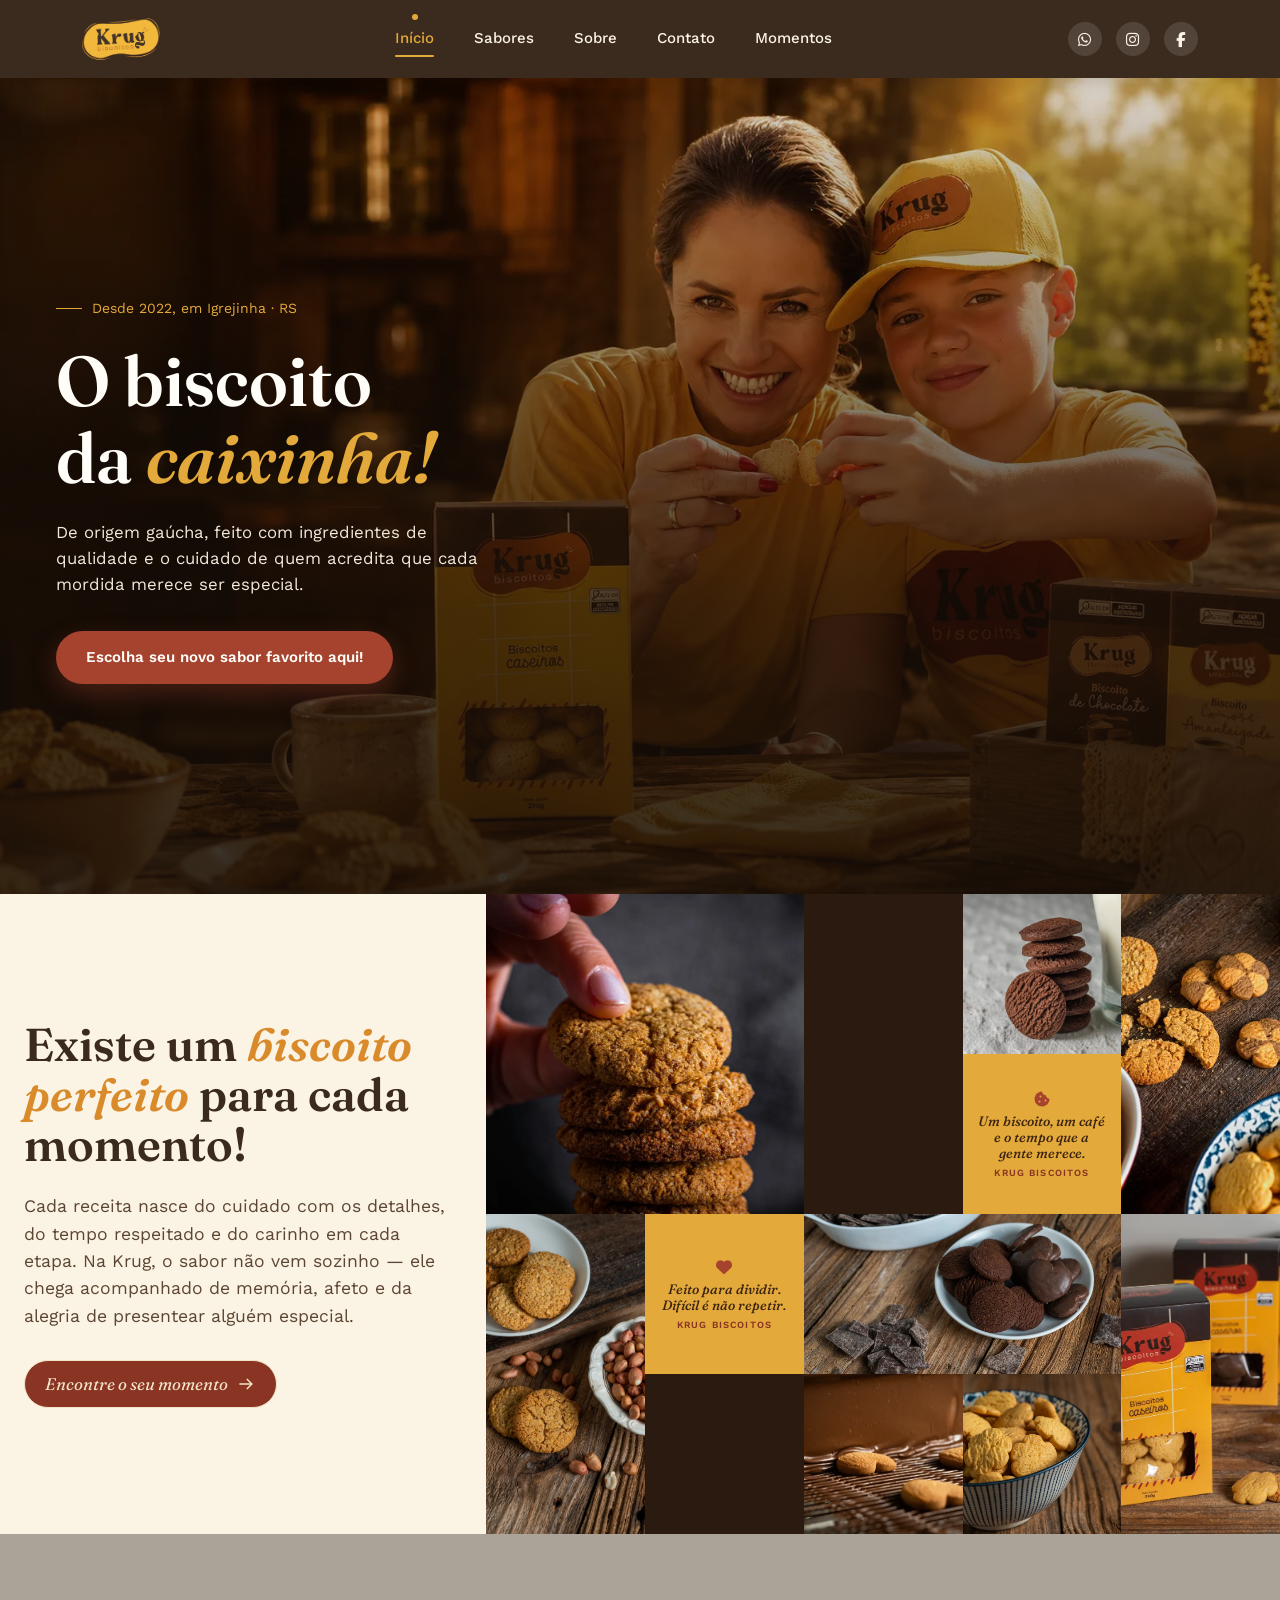
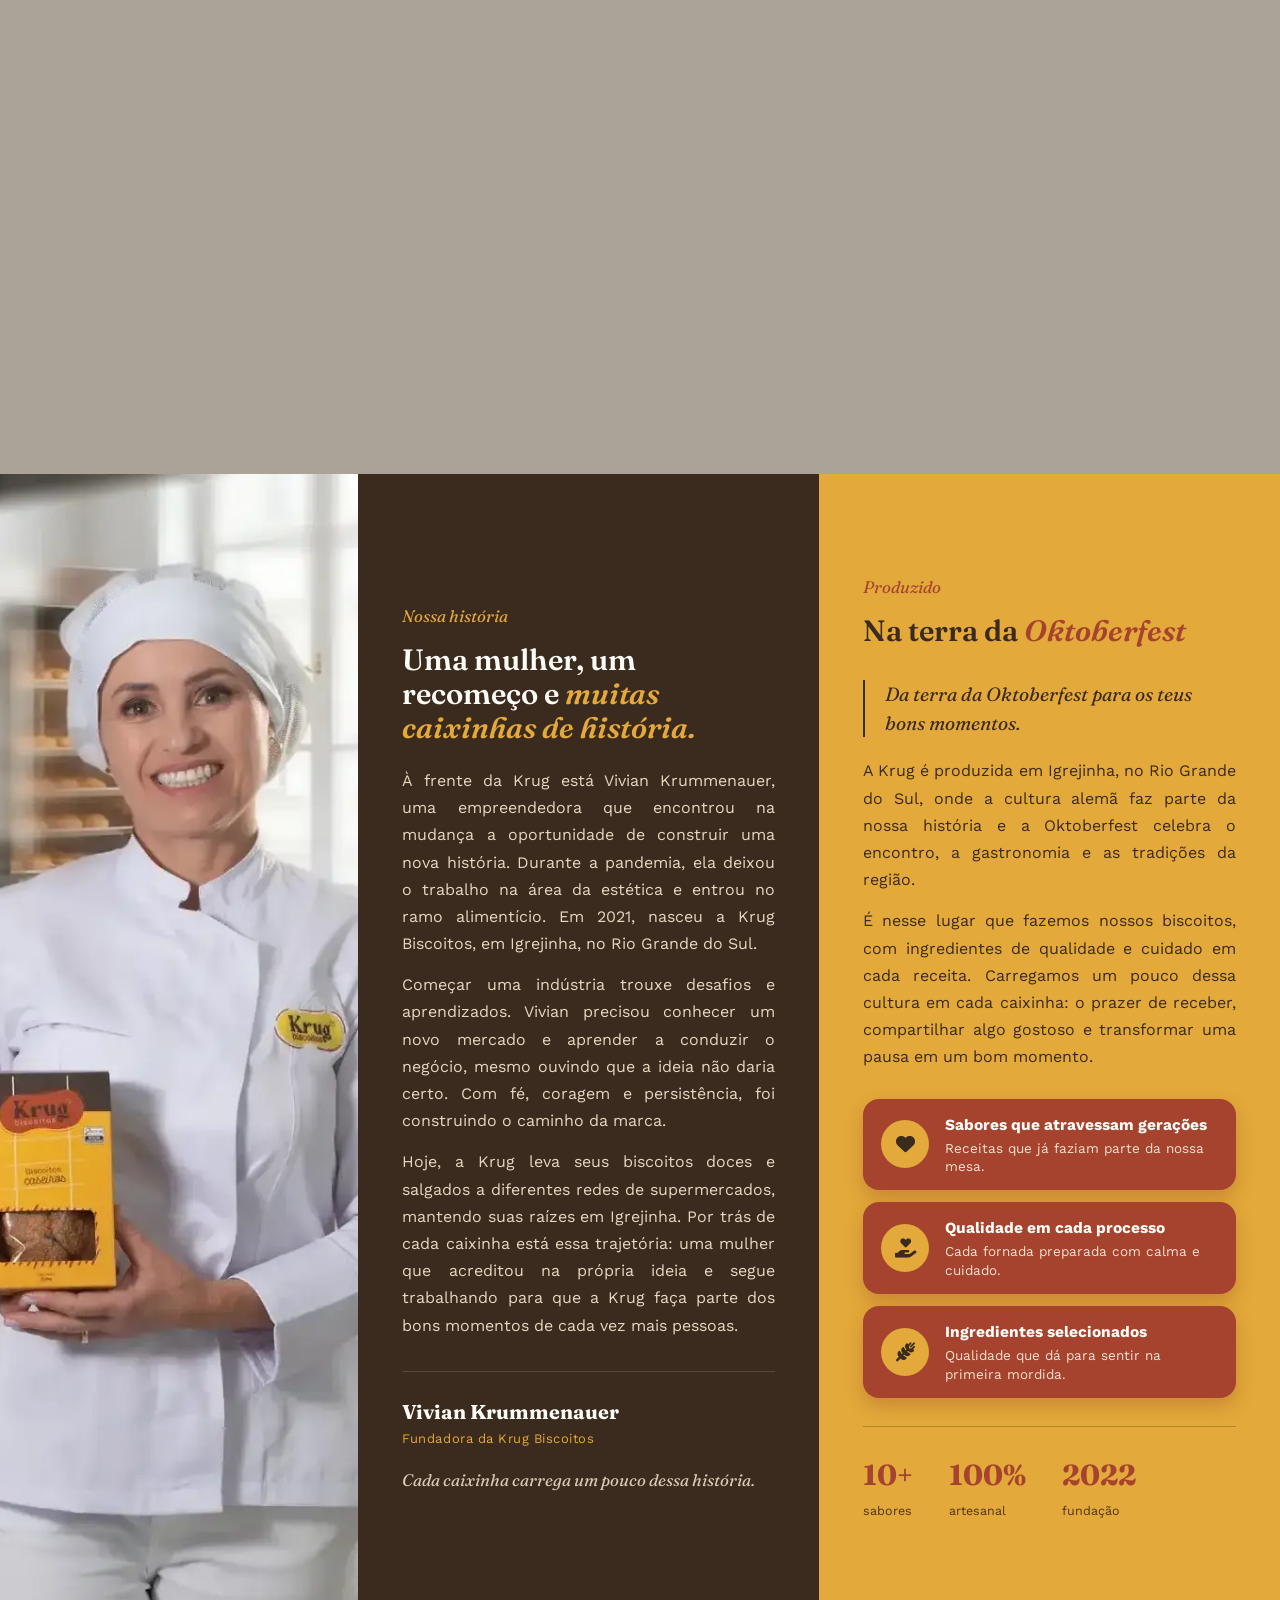
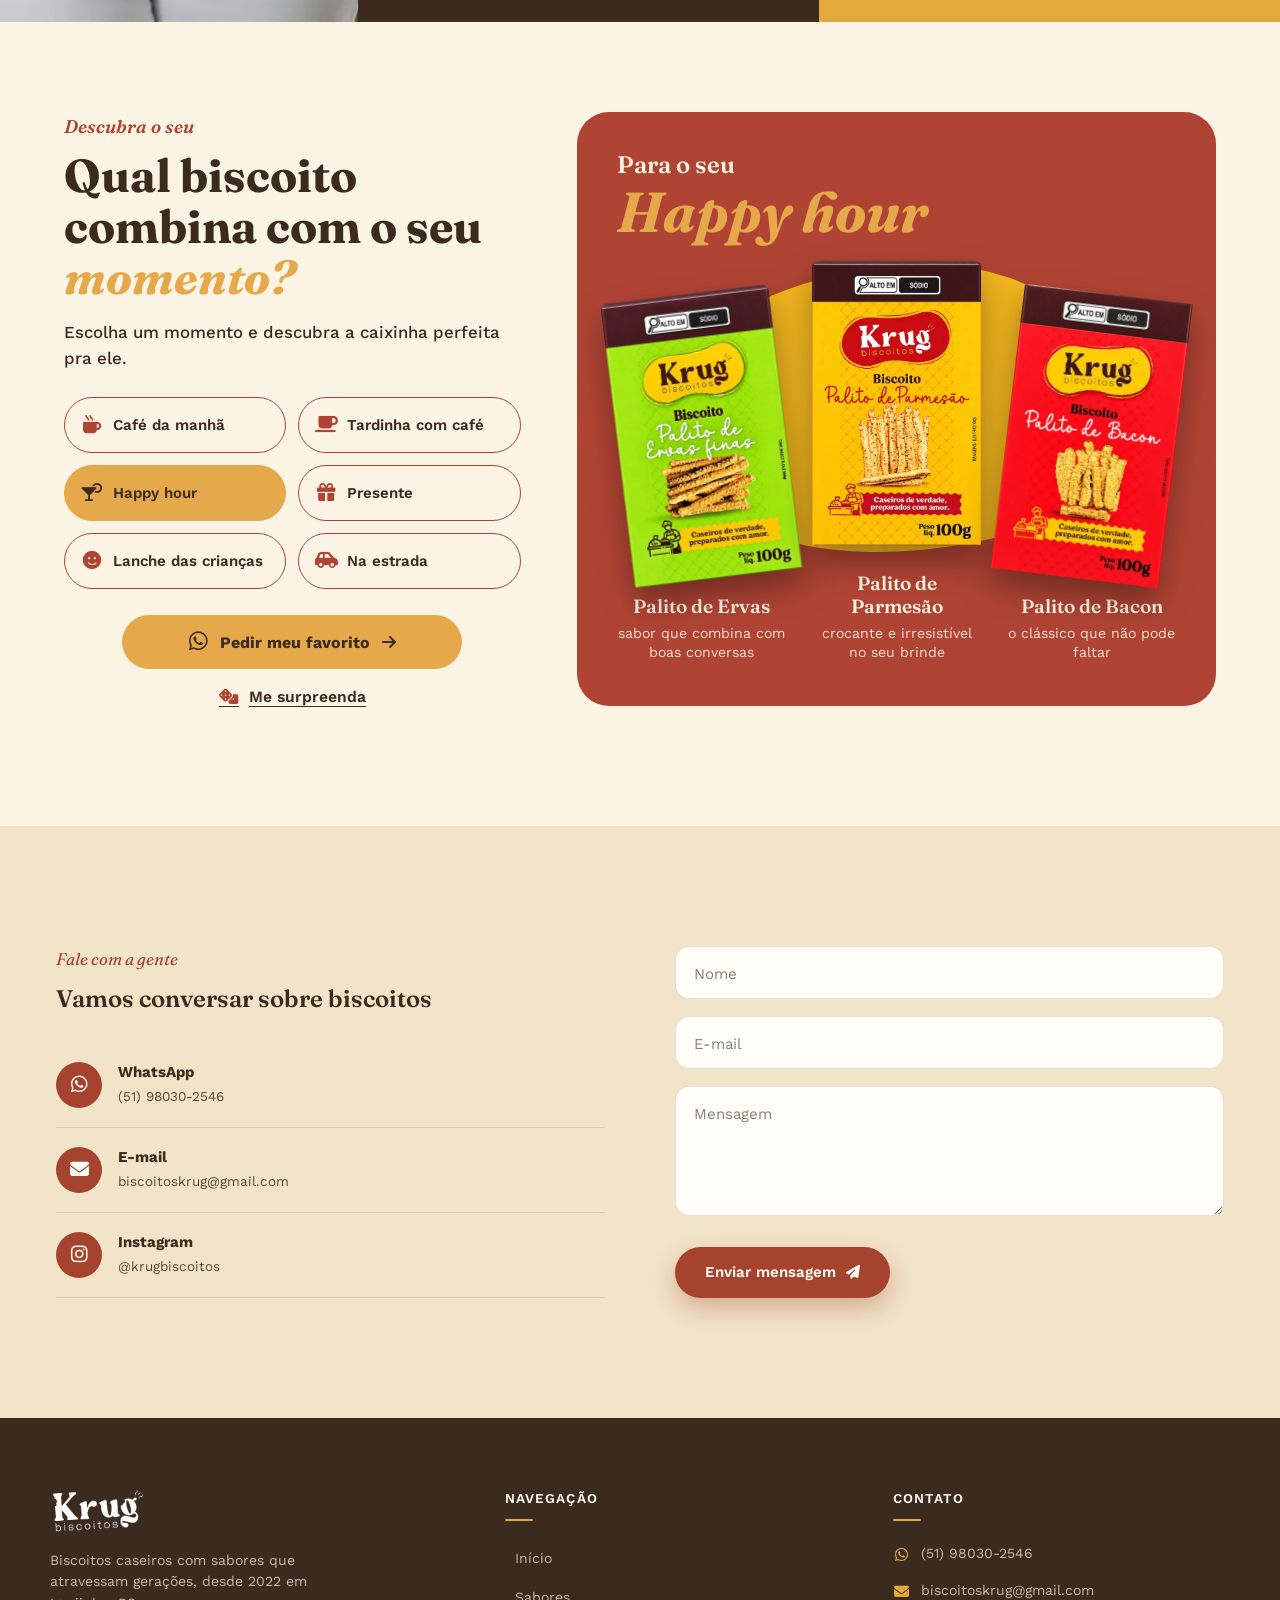
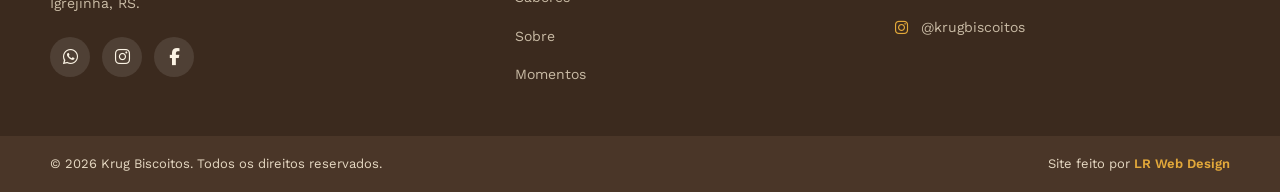
<file: index.html>
<!doctype html>
<html lang="pt-BR">
  <head>
    <meta charset="UTF-8" />
    <meta name="viewport" content="width=device-width, initial-scale=1.0" />
    <title>Krug Biscoitos | Biscoitos caseiros feitos com carinho</title>
    <link rel="icon" href="imagens/favicon/favicon.ico" sizes="any" />
    <link
      rel="icon"
      type="image/png"
      sizes="32x32"
      href="imagens/favicon_io/favicon-32x32.png"
    />
    <link
      rel="icon"
      type="image/png"
      sizes="16x16"
      href="imagens/favicon_io/favicon-16x16.png"
    />
    <link
      rel="apple-touch-icon"
      sizes="180x180"
      href="imagens/favicon_io/apple-touch-icon.png"
    />
    <meta name="theme-color" content="#3b2a1e" />
    <meta
      name="description"
      content="Biscoitos artesanais Krug, desde 2022 levando sabor e tradição para dentro das casas e corações."
    />
    <link rel="canonical" href="https://www.krugbiscoitos.com.br/" />
    <link rel="stylesheet" href="css/style.css" />
    <link
      rel="stylesheet"
      href="https://cdnjs.cloudflare.com/ajax/libs/font-awesome/6.5.1/css/all.min.css"
    />
    <script src="/js/rastreio.js" defer></script>
  </head>
  <body>
    <header class="site-header">
      <div class="wrap">
        <a href="/" class="brand"
          ><img src="imagens/logos/logo-krug.png" alt="Krug Biscoitos"
        /></a>
        <nav class="main-nav">
          <ul>
            <li><a href="/">Início</a></li>
            <li><a href="sabores.html">Sabores</a></li>
            <li><a href="#sobre">Sobre</a></li>
            <li><a href="#contato">Contato</a></li>
            <li><a href="#seu-momento">Momentos</a></li>
          </ul>
        </nav>
        <div class="social-links">
          <a
            href="https://wa.me/5551980302546"
            aria-label="WhatsApp"
            target="_blank"
            rel="noopener"
          >
            <i class="fa-brands fa-whatsapp"></i
          ></a>
          <a
            href="https://www.instagram.com/krugbiscoitos/"
            aria-label="Instagram"
            target="_blank"
            rel="noopener"
            ><i class="fa-brands fa-instagram"></i
          ></a>
          <a
            href="https://www.facebook.com/1401909642997901"
            aria-label="Facebook"
            target="_blank"
          >
            <i class="fa-brands fa-facebook-f"></i>
          </a>
        </div>
        <button
          class="nav-toggle"
          aria-label="Abrir menu"
          aria-expanded="false"
        >
          <span></span><span></span><span></span>
        </button>
      </div>
      <nav class="mobile-nav">
        <ul>
          <li><a href="/">Início</a></li>
          <li><a href="sabores.html">Sabores</a></li>
          <li><a href="#sobre">Sobre</a></li>
          <li><a href="#contato">Contato</a></li>
          <li><a href="#seu-momento">Momentos</a></li>
        </ul>
      </nav>
    </header>

    <!-- HERO -->
    <section class="hero">
      <div class="hero-content">
        <span class="hero-badge">Desde 2022, em Igrejinha · RS</span>
        <h1>O biscoito<br />da <em>caixinha!</em></h1>
        <p>
          De origem gaúcha, feito com ingredientes de qualidade e o cuidado de
          quem acredita que cada mordida merece ser especial.
        </p>
        <a href="sabores.html" class="btn btn-primary btn-hero">
          <span class="txt-longo">Escolha seu novo sabor favorito aqui!</span>
          <span class="txt-curto">Escolha seu sabor favorito</span>
        </a>
      </div>
    </section>

    <!-- GALERIA: EXISTE UM BISCOITO PERFEITO -->
    <section class="momentos" id="momentos">
      <div class="momentos-text-wrap">
        <div class="momentos-text reveal">
          <h2>
            Existe um <span class="destaque">biscoito perfeito</span> para cada
            momento!
          </h2>
          <p>
            Cada receita nasce do cuidado com os detalhes, do tempo respeitado e
            do carinho em cada etapa. Na Krug, o sabor não vem sozinho — ele
            chega acompanhado de memória, afeto e da alegria de presentear
            alguém especial.
          </p>
          <a href="#momentos-galeria" class="scroll-hint">
            Encontre o seu momento
            <svg
              viewBox="0 0 24 24"
              fill="none"
              stroke="currentColor"
              stroke-width="1.8"
            >
              <path d="M12 4v15" />
              <path d="m6 13 6 6 6-6" />
            </svg>
          </a>
        </div>
      </div>

      <div class="momentos-gallery reveal" id="momentos-galeria">
        <div class="ph-photo g1">
          <img
            src="imagens/imagens/biscoito-2.webp"
            alt="Biscoitos Krug em um momento especial"
          />
          <div class="overlay"><span>Um toque especial</span></div>
        </div>

        <div class="ph-photo g2">
          <video
            src="imagens/videos/video3.mp4"
            autoplay
            muted
            loop
            playsinline
            disablepictureinpicture
            controlslist="nodownload noremoteplayback"
          ></video>
        </div>

        <div class="ph-photo g3">
          <img
            src="imagens/imagens/galeria-3.webp"
            alt="Biscoitos Krug para o café da manhã"
          />
          <div class="overlay"><span>Café da manhã</span></div>
        </div>

        <div class="ph-photo g4">
          <img
            src="imagens/imagens/galeria-5.webp"
            alt="Biscoitos Krug na tardinha com café"
          />
          <div class="overlay"><span>Tardinha com café</span></div>
        </div>

        <div class="ph-photo g5 frase-card">
          <i class="fa-solid fa-cookie-bite"></i>
          <p>Um biscoito, um café e o tempo que a gente merece.</p>
          <span>Krug Biscoitos</span>
        </div>

        <div class="ph-photo g6">
          <img
            src="imagens/imagens/galeria-6.webp"
            alt="Palitos salgados Krug para a happy hour"
          />
          <div class="overlay"><span>Happy hour</span></div>
        </div>

        <div class="ph-photo g7 frase-card">
          <i class="fa-solid fa-heart"></i>
          <p>Feito para dividir. Difícil é não repetir.</p>
          <span>Krug Biscoitos</span>
        </div>

        <div class="ph-photo g8">
          <img
            src="imagens/imagens/biscoito-4.webp"
            alt="Biscoitos Krug para presentear"
          />
          <div class="overlay"><span>Pra presentear</span></div>
        </div>

        <div class="ph-photo g9">
          <img
            src="imagens/imagens/biscoito-14.webp"
            alt="Biscoitos Krug para o lanche das crianças"
          />
          <div class="overlay"><span>Lanche das crianças</span></div>
        </div>

        <div class="ph-photo g10">
          <video
            src="imagens/videos/video4.mp4"
            autoplay
            muted
            loop
            playsinline
            disablepictureinpicture
            controlslist="nodownload noremoteplayback"
          ></video>
        </div>

        <div class="ph-photo g11">
          <img
            src="imagens/imagens/galeria-11.webp"
            alt="Biscoitos Krug para uma pausa especial"
          />
          <div class="overlay"><span>Uma pausa merecida</span></div>
        </div>

        <div class="ph-photo g12">
          <img
            src="imagens/imagens/biscoito-10.webp"
            alt="Biscoitos Krug para dividir com quem você gosta"
          />
          <div class="overlay"><span>Pra dividir</span></div>
        </div>
      </div>
    </section>

    <!-- PARALLAX QUOTE -->
    <section
      class="quote-parallax"
      aria-label="Conheça nossas linhas de biscoitos"
    >
      <div class="linhas-botoes reveal">
        <a href="sabores.html#doces" class="linha-btn linha-doces">
          <span class="linha-icone"
            ><i class="fa-solid fa-cookie-bite"></i
          ></span>
          <span class="linha-texto">
            <small>Conheça a linha de</small>
            <strong>Doces</strong>
          </span>
          <i class="fa-solid fa-arrow-right linha-seta"></i>
        </a>

        <a href="sabores.html#palitos" class="linha-btn linha-palitos">
          <span class="linha-icone"><i class="fa-solid fa-wheat-awn"></i></span>
          <span class="linha-texto">
            <small>Conheça a linha de</small>
            <strong>Palitos salgados</strong>
          </span>
          <i class="fa-solid fa-arrow-right linha-seta"></i>
        </a>
      </div>
    </section>

    <!-- SOBRE -->
    <section class="sobre" id="sobre">
      <img
        src="imagens/imagens/vivian-1.webp"
        alt="Vivian na cozinha preparando os biscoitos"
        class="sobre-photo reveal"
      />

      <!-- COLUNA DO MEIO: FUNDADORA -->
      <div class="sobre-fundadora reveal">
        <p class="eyebrow">Nossa história</p>
        <h2>
          Uma mulher, um recomeço e <em>muitas caixinhas de história.</em>
        </h2>

        <div class="sobre-fundadora-texto">
          <p>
            À frente da Krug está Vivian Krummenauer, uma empreendedora que
            encontrou na mudança a oportunidade de construir uma nova história.
            Durante a pandemia, ela deixou o trabalho na área da estética e
            entrou no ramo alimentício. Em 2021, nasceu a Krug Biscoitos, em
            Igrejinha, no Rio Grande do Sul.
          </p>
          <p>
            Começar uma indústria trouxe desafios e aprendizados. Vivian
            precisou conhecer um novo mercado e aprender a conduzir o negócio,
            mesmo ouvindo que a ideia não daria certo. Com fé, coragem e
            persistência, foi construindo o caminho da marca.
          </p>
          <p>
            Hoje, a Krug leva seus biscoitos doces e salgados a diferentes redes
            de supermercados, mantendo suas raízes em Igrejinha. Por trás de
            cada caixinha está essa trajetória: uma mulher que acreditou na
            própria ideia e segue trabalhando para que a Krug faça parte dos
            bons momentos de cada vez mais pessoas.
          </p>
        </div>

        <div class="sobre-assinatura">
          <strong>Vivian Krummenauer</strong>
          <span>Fundadora da Krug Biscoitos</span>
          <p class="sobre-assinatura-frase">
            Cada caixinha carrega um pouco dessa história.
          </p>
        </div>
      </div>

      <!-- COLUNA DA DIREITA: OKTOBERFEST -->
      <div class="sobre-oktober reveal">
        <p class="eyebrow">Produzido</p>
        <h2>Na terra da <em>Oktoberfest</em></h2>

        <blockquote>
          Da terra da Oktoberfest para os teus bons momentos.
        </blockquote>

        <p class="sobre-body">
          A Krug é produzida em Igrejinha, no Rio Grande do Sul, onde a cultura
          alemã faz parte da nossa história e a Oktoberfest celebra o encontro,
          a gastronomia e as tradições da região.
        </p>
        <p class="sobre-body">
          É nesse lugar que fazemos nossos biscoitos, com ingredientes de
          qualidade e cuidado em cada receita. Carregamos um pouco dessa cultura
          em cada caixinha: o prazer de receber, compartilhar algo gostoso e
          transformar uma pausa em um bom momento.
        </p>

        <ul class="sobre-pilares">
          <li>
            <span class="pilar-icon"><i class="fa-solid fa-heart"></i></span>
            <strong>Sabores que atravessam gerações</strong>
            <span>Receitas que já faziam parte da nossa mesa.</span>
          </li>
          <li>
            <span class="pilar-icon"
              ><i class="fa-solid fa-hand-holding-heart"></i
            ></span>
            <strong>Qualidade em cada processo</strong>
            <span>Cada fornada preparada com calma e cuidado.</span>
          </li>
          <li>
            <span class="pilar-icon"
              ><i class="fa-solid fa-wheat-awn"></i
            ></span>
            <strong>Ingredientes selecionados</strong>
            <span>Qualidade que dá para sentir na primeira mordida.</span>
          </li>
        </ul>

        <div class="sobre-stats">
          <div><strong>10+</strong><span>sabores</span></div>
          <div><strong>100%</strong><span>artesanal</span></div>
          <div><strong>2022</strong><span>fundação</span></div>
        </div>
      </div>
    </section>

    <!-- QUAL BISCOITO COMBINA COM O SEU MOMENTO -->
    <section class="combina" id="seu-momento">
      <div class="combina__wrap">
        <div class="combina__left">
          <p class="combina__eyebrow">Descubra o seu</p>
          <h2 class="combina__title">
            Qual biscoito combina com o seu <em>momento?</em>
          </h2>
          <p class="combina__text">
            Escolha um momento e descubra a caixinha perfeita pra ele.
          </p>

          <div class="combina__buttons">
            <button
              type="button"
              class="momento-btn"
              data-momento="cafe"
              aria-pressed="false"
            >
              <i class="fa-solid fa-mug-hot"></i><span>Café da manhã</span>
            </button>
            <button
              type="button"
              class="momento-btn"
              data-momento="tarde"
              aria-pressed="false"
            >
              <i class="fa-solid fa-mug-saucer"></i
              ><span>Tardinha com café</span>
            </button>
            <button
              type="button"
              class="momento-btn is-active"
              data-momento="happy"
              aria-pressed="true"
            >
              <i class="fa-solid fa-martini-glass-citrus"></i
              ><span>Happy hour</span>
            </button>
            <button
              type="button"
              class="momento-btn"
              data-momento="presente"
              aria-pressed="false"
            >
              <i class="fa-solid fa-gift"></i><span>Presente</span>
            </button>
            <button
              type="button"
              class="momento-btn"
              data-momento="criancas"
              aria-pressed="false"
            >
              <i class="fa-solid fa-face-smile"></i
              ><span>Lanche das crianças</span>
            </button>
            <button
              type="button"
              class="momento-btn"
              data-momento="estrada"
              aria-pressed="false"
            >
              <i class="fa-solid fa-car-side"></i><span>Na estrada</span>
            </button>
          </div>

          <a
            class="combina__cta"
            id="momentosCta"
            href="https://wa.me/5551980302546"
            target="_blank"
            rel="noopener"
          >
            <i class="fa-brands fa-whatsapp"></i> Pedir meu favorito
            <i class="fa-solid fa-arrow-right"></i>
          </a>

          <button type="button" class="combina__surprise" id="momentosSurpresa">
            <i class="fa-solid fa-dice"></i><span>Me surpreenda</span>
          </button>
        </div>

        <div class="combina__panel" aria-live="polite">
          <p class="combina__for">Para o seu</p>
          <h3 class="combina__name" id="momentoNome">Happy hour</h3>
          <div class="combina__stage" id="momentoStage"></div>
        </div>
      </div>
    </section>

    <!-- CONTATO -->
    <section class="contato" id="contato">
      <div class="wrap">
        <div class="contato-info reveal">
          <p class="eyebrow">Fale com a gente</p>
          <h2 style="margin-bottom: 30px">Vamos conversar sobre biscoitos</h2>
          <a
            class="canal"
            href="https://wa.me/5551980302546?text=Ol%C3%A1!%20Vim%20pelo%20site%20e%20gostaria%20de%20saber%20mais%20sobre%20os%20biscoitos%20Krug."
            target="_blank"
            rel="noopener"
          >
            <div class="canal-icon"><i class="fa-brands fa-whatsapp"></i></div>
            <div><strong>WhatsApp</strong><span>(51) 98030-2546</span></div>
          </a>
          <a class="canal" href="mailto:biscoitoskrug@gmail.com">
            <div class="canal-icon"><i class="fa-solid fa-envelope"></i></div>
            <div>
              <strong>E-mail</strong><span>biscoitoskrug@gmail.com</span>
            </div>
          </a>
          <a
            class="canal"
            href="https://www.instagram.com/krugbiscoitos/"
            target="_blank"
            rel="noopener"
          >
            <div class="canal-icon"><i class="fa-brands fa-instagram"></i></div>
            <div><strong>Instagram</strong><span>@krugbiscoitos</span></div>
          </a>
        </div>
        <form
          class="contato-form"
          action="https://formsubmit.co/biscoitoskrug@gmail.com"
          method="POST"
        >
          <input
            type="hidden"
            name="_next"
            value="https://www.krugbiscoitos.com.br/obrigado.html"
          />
          <input
            type="hidden"
            name="_subject"
            value="Nova mensagem pelo site da Krug Biscoitos"
          />
          <input type="hidden" name="_captcha" value="false" />
          <input
            type="text"
            name="_honey"
            style="display: none"
            tabindex="-1"
            autocomplete="off"
          />
          <div class="form-group">
            <input id="nome" name="nome" type="text" placeholder=" " required />
            <label for="nome">Nome</label>
          </div>
          <div class="form-group">
            <input
              id="email"
              name="email"
              type="email"
              placeholder=" "
              required
            />
            <label for="email">E-mail</label>
          </div>
          <div class="form-group">
            <textarea
              id="msg"
              name="mensagem"
              placeholder=" "
              required
            ></textarea>
            <label for="msg">Mensagem</label>
          </div>
          <button type="submit" class="btn btn-primary">
            Enviar mensagem <i class="fa-solid fa-paper-plane"></i>
          </button>
        </form>
      </div>
    </section>
    <footer>
      <!-- Faixa de chamada -->

      <div class="wrap footer-top">
        <div class="footer-brand">
          <img src="imagens/logos/krug.png" alt="Krug Biscoitos" />
          <p>
            Biscoitos caseiros com sabores que atravessam gerações, desde 2022
            em Igrejinha, RS.
          </p>
          <div class="footer-social">
            <!-- use os mesmos links do cabeçalho -->
            <a
              href="https://wa.me/5551980302546"
              target="_blank"
              rel="noopener"
              aria-label="WhatsApp"
              ><i class="fa-brands fa-whatsapp"></i
            ></a>
            <a
              href="https://www.instagram.com/krugbiscoitos/"
              target="_blank"
              rel="noopener"
              aria-label="Instagram"
              ><i class="fa-brands fa-instagram"></i
            ></a>
            <a
              href="https://www.facebook.com/1401909642997901"
              target="_blank"
              rel="noopener"
              aria-label="Facebook"
              ><i class="fa-brands fa-facebook-f"></i
            ></a>
          </div>
        </div>

        <div class="footer-col footer-nav">
          <h4>Navegação</h4>
          <ul>
            <li><a href="/">Início</a></li>
            <li><a href="sabores.html">Sabores</a></li>
            <li><a href="/#sobre">Sobre</a></li>
            <li><a href="/#seu-momento">Momentos</a></li>
          </ul>
        </div>

        <div class="footer-col">
          <h4>Contato</h4>
          <ul>
            <li>
              <a
                href="https://wa.me/5551980302546?text=Ol%C3%A1!%20Vim%20pelo%20site%20e%20gostaria%20de%20saber%20mais%20sobre%20os%20biscoitos%20Krug."
                target="_blank"
                rel="noopener"
                ><i class="fa-brands fa-whatsapp"></i>(51) 98030-2546</a
              >
            </li>
            <li>
              <a href="mailto:biscoitoskrug@gmail.com"
                ><i class="fa-solid fa-envelope"></i>biscoitoskrug@gmail.com</a
              >
            </li>
            <li>
              <a
                href="https://www.instagram.com/krugbiscoitos/"
                target="_blank"
                rel="noopener"
                ><i class="fa-brands fa-instagram"></i>@krugbiscoitos</a
              >
            </li>
          </ul>
        </div>
      </div>

      <!-- Última linha com fundo próprio -->
      <div class="footer-bar">
        <div class="wrap footer-bottom">
          <span>&copy; 2026 Krug Biscoitos. Todos os direitos reservados.</span>
          <span
            >Site feito por
            <a href="https://lrwebdesign.com.br" target="_blank" rel="noopener"
              >LR Web Design</a
            ></span
          >
        </div>
      </div>
    </footer>

    <script src="js/main.js"></script>
  </body>
</html>
</file>
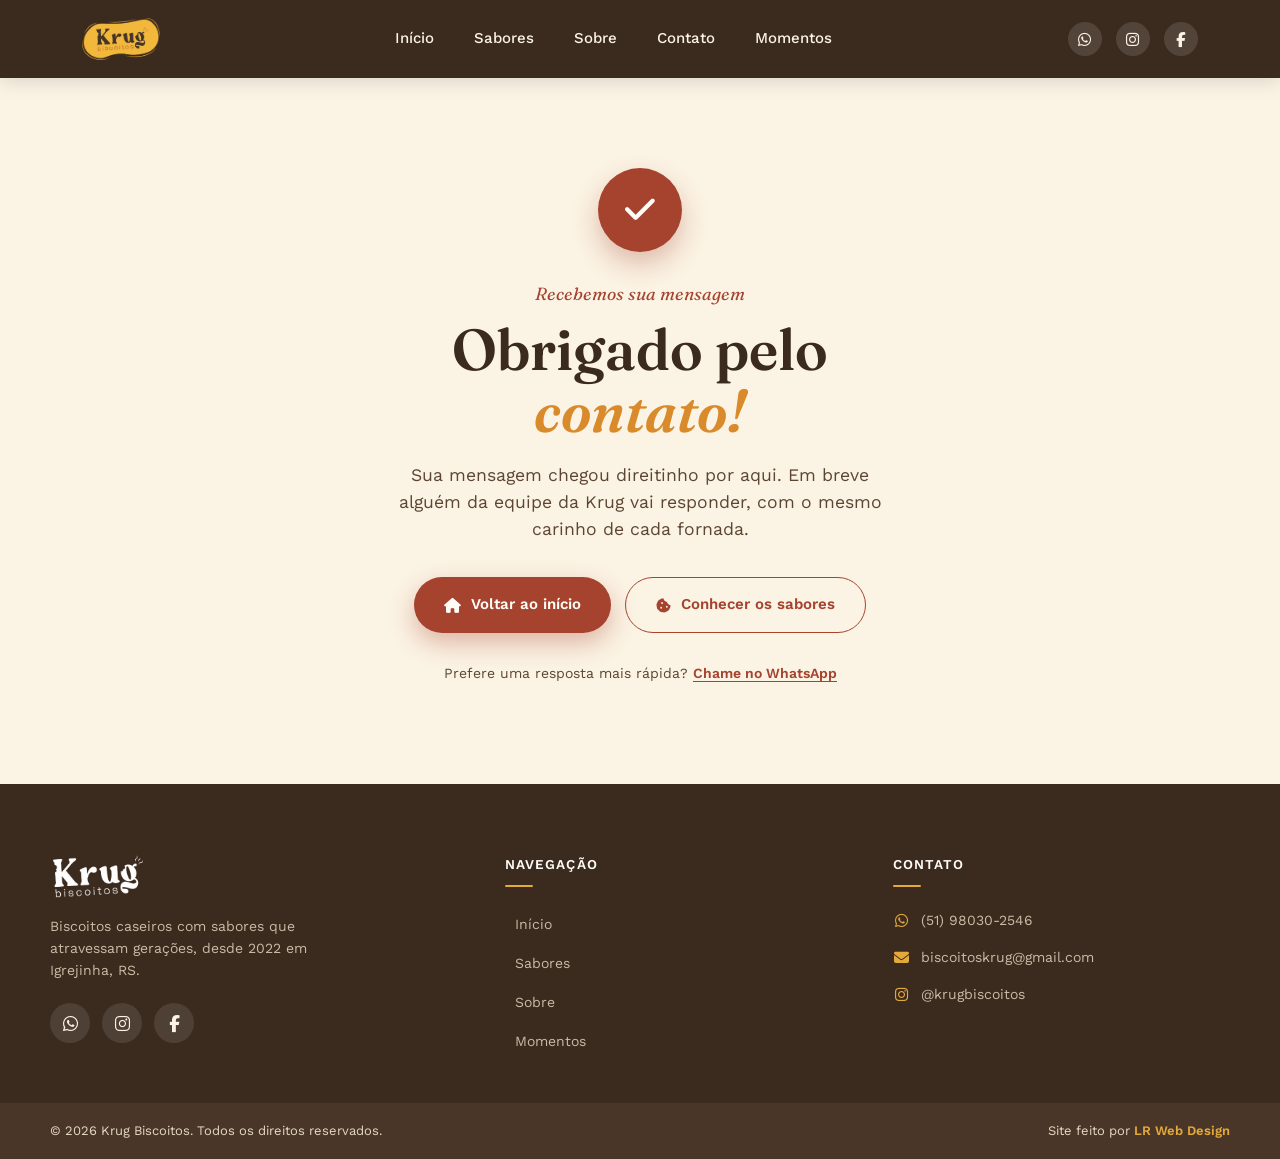
<file: obrigado.html>
<!doctype html>
<html lang="pt-BR">
  <head>
    <meta charset="UTF-8" />
    <meta name="viewport" content="width=device-width, initial-scale=1.0" />
    <title>Mensagem enviada | Krug Biscoitos</title>
    <meta name="robots" content="noindex, nofollow" />
    <link rel="stylesheet" href="css/style.css" />
    <link
      rel="stylesheet"
      href="https://cdnjs.cloudflare.com/ajax/libs/font-awesome/6.5.1/css/all.min.css"
    />
    <link rel="icon" href="imagens/favicon/favicon.ico" sizes="any" />
    <link
      rel="icon"
      type="image/png"
      sizes="32x32"
      href="imagens/favicon_io/favicon-32x32.png"
    />
    <link
      rel="icon"
      type="image/png"
      sizes="16x16"
      href="imagens/favicon_io/favicon-16x16.png"
    />
    <link
      rel="apple-touch-icon"
      sizes="180x180"
      href="imagens/favicon_io/apple-touch-icon.png"
    />
    <meta name="theme-color" content="#3b2a1e" />
    <script src="/js/rastreio.js" defer></script>
  </head>
  <body>
    <header class="site-header">
      <div class="wrap">
        <a href="/" class="brand"
          ><img src="imagens/logos/logo-krug.png" alt="Krug Biscoitos"
        /></a>
        <nav class="main-nav">
          <ul>
            <li><a href="/">Início</a></li>
            <li><a href="sabores.html">Sabores</a></li>
            <li><a href="/#sobre">Sobre</a></li>
            <li><a href="/#contato">Contato</a></li>
            <li><a href="/#seu-momento">Momentos</a></li>
          </ul>
        </nav>
        <div class="social-links">
          <a
            href="https://wa.me/5551980302546"
            aria-label="WhatsApp"
            target="_blank"
            rel="noopener"
            ><i class="fa-brands fa-whatsapp"></i
          ></a>
          <a
            href="https://www.instagram.com/krugbiscoitos/"
            aria-label="Instagram"
            target="_blank"
            rel="noopener"
            ><i class="fa-brands fa-instagram"></i
          ></a>
          <a
            href="https://www.facebook.com/1401909642997901"
            aria-label="Facebook"
            target="_blank"
            ><i class="fa-brands fa-facebook-f"></i
          ></a>
        </div>
        <button
          class="nav-toggle"
          aria-label="Abrir menu"
          aria-expanded="false"
        >
          <span></span><span></span><span></span>
        </button>
      </div>
      <nav class="mobile-nav">
        <ul>
          <li><a href="/">Início</a></li>
          <li><a href="sabores.html">Sabores</a></li>
          <li><a href="/#sobre">Sobre</a></li>
          <li><a href="/#contato">Contato</a></li>
          <li><a href="/#seu-momento">Momentos</a></li>
        </ul>
      </nav>
    </header>

    <main class="obrigado">
      <div class="obrigado-inner">
        <div class="obrigado-check"><i class="fa-solid fa-check"></i></div>
        <p class="eyebrow">Recebemos sua mensagem</p>
        <h1>Obrigado pelo <em>contato!</em></h1>
        <p>
          Sua mensagem chegou direitinho por aqui. Em breve alguém da equipe da
          Krug vai responder, com o mesmo carinho de cada fornada.
        </p>
        <div class="obrigado-botoes">
          <a href="/" class="btn btn-primary"
            ><i class="fa-solid fa-house"></i> Voltar ao início</a
          >
          <a href="sabores.html" class="btn btn-outline"
            ><i class="fa-solid fa-cookie-bite"></i> Conhecer os sabores</a
          >
        </div>
        <p class="obrigado-nota">
          Prefere uma resposta mais rápida?
          <a
            href="https://wa.me/5551980302546?text=Ol%C3%A1!%20Acabei%20de%20enviar%20uma%20mensagem%20pelo%20site%20da%20Krug."
            target="_blank"
            rel="noopener"
            >Chame no WhatsApp</a
          >
        </p>
      </div>
    </main>

    <footer>
      <div class="wrap footer-top">
        <div class="footer-brand">
          <img src="imagens/logos/krug.png" alt="Krug Biscoitos" />
          <p>
            Biscoitos caseiros com sabores que atravessam gerações, desde 2022
            em Igrejinha, RS.
          </p>
          <div class="footer-social">
            <a
              href="https://wa.me/5551980302546"
              target="_blank"
              rel="noopener"
              aria-label="WhatsApp"
              ><i class="fa-brands fa-whatsapp"></i
            ></a>
            <a
              href="https://www.instagram.com/krugbiscoitos/"
              target="_blank"
              rel="noopener"
              aria-label="Instagram"
              ><i class="fa-brands fa-instagram"></i
            ></a>
            <a
              href="https://www.facebook.com/1401909642997901"
              target="_blank"
              rel="noopener"
              aria-label="Facebook"
              ><i class="fa-brands fa-facebook-f"></i
            ></a>
          </div>
        </div>

        <div class="footer-col footer-nav">
          <h4>Navegação</h4>
          <ul>
            <li><a href="/">Início</a></li>
            <li><a href="sabores.html">Sabores</a></li>
            <li><a href="/#sobre">Sobre</a></li>
            <li><a href="/#seu-momento">Momentos</a></li>
          </ul>
        </div>

        <div class="footer-col">
          <h4>Contato</h4>
          <ul>
            <li>
              <a
                href="https://wa.me/5551980302546?text=Ol%C3%A1!%20Vim%20pelo%20site%20e%20gostaria%20de%20saber%20mais%20sobre%20os%20biscoitos%20Krug."
                target="_blank"
                rel="noopener"
                ><i class="fa-brands fa-whatsapp"></i>(51) 98030-2546</a
              >
            </li>
            <li>
              <a href="mailto:contato@krugbiscoitos.com.br"
                ><i class="fa-solid fa-envelope"></i>biscoitoskrug@gmail.com</a
              >
            </li>
            <li>
              <a
                href="https://www.instagram.com/krugbiscoitos/"
                target="_blank"
                rel="noopener"
                ><i class="fa-brands fa-instagram"></i>@krugbiscoitos</a
              >
            </li>
          </ul>
        </div>
      </div>

      <div class="footer-bar">
        <div class="wrap footer-bottom">
          <span>&copy; 2026 Krug Biscoitos. Todos os direitos reservados.</span>
          <span
            >Site feito por
            <a href="https://lrwebdesign.com.br" target="_blank" rel="noopener"
              >LR Web Design</a
            ></span
          >
        </div>
      </div>
    </footer>

    <script src="js/main.js"></script>
  </body>
</html>
</file>
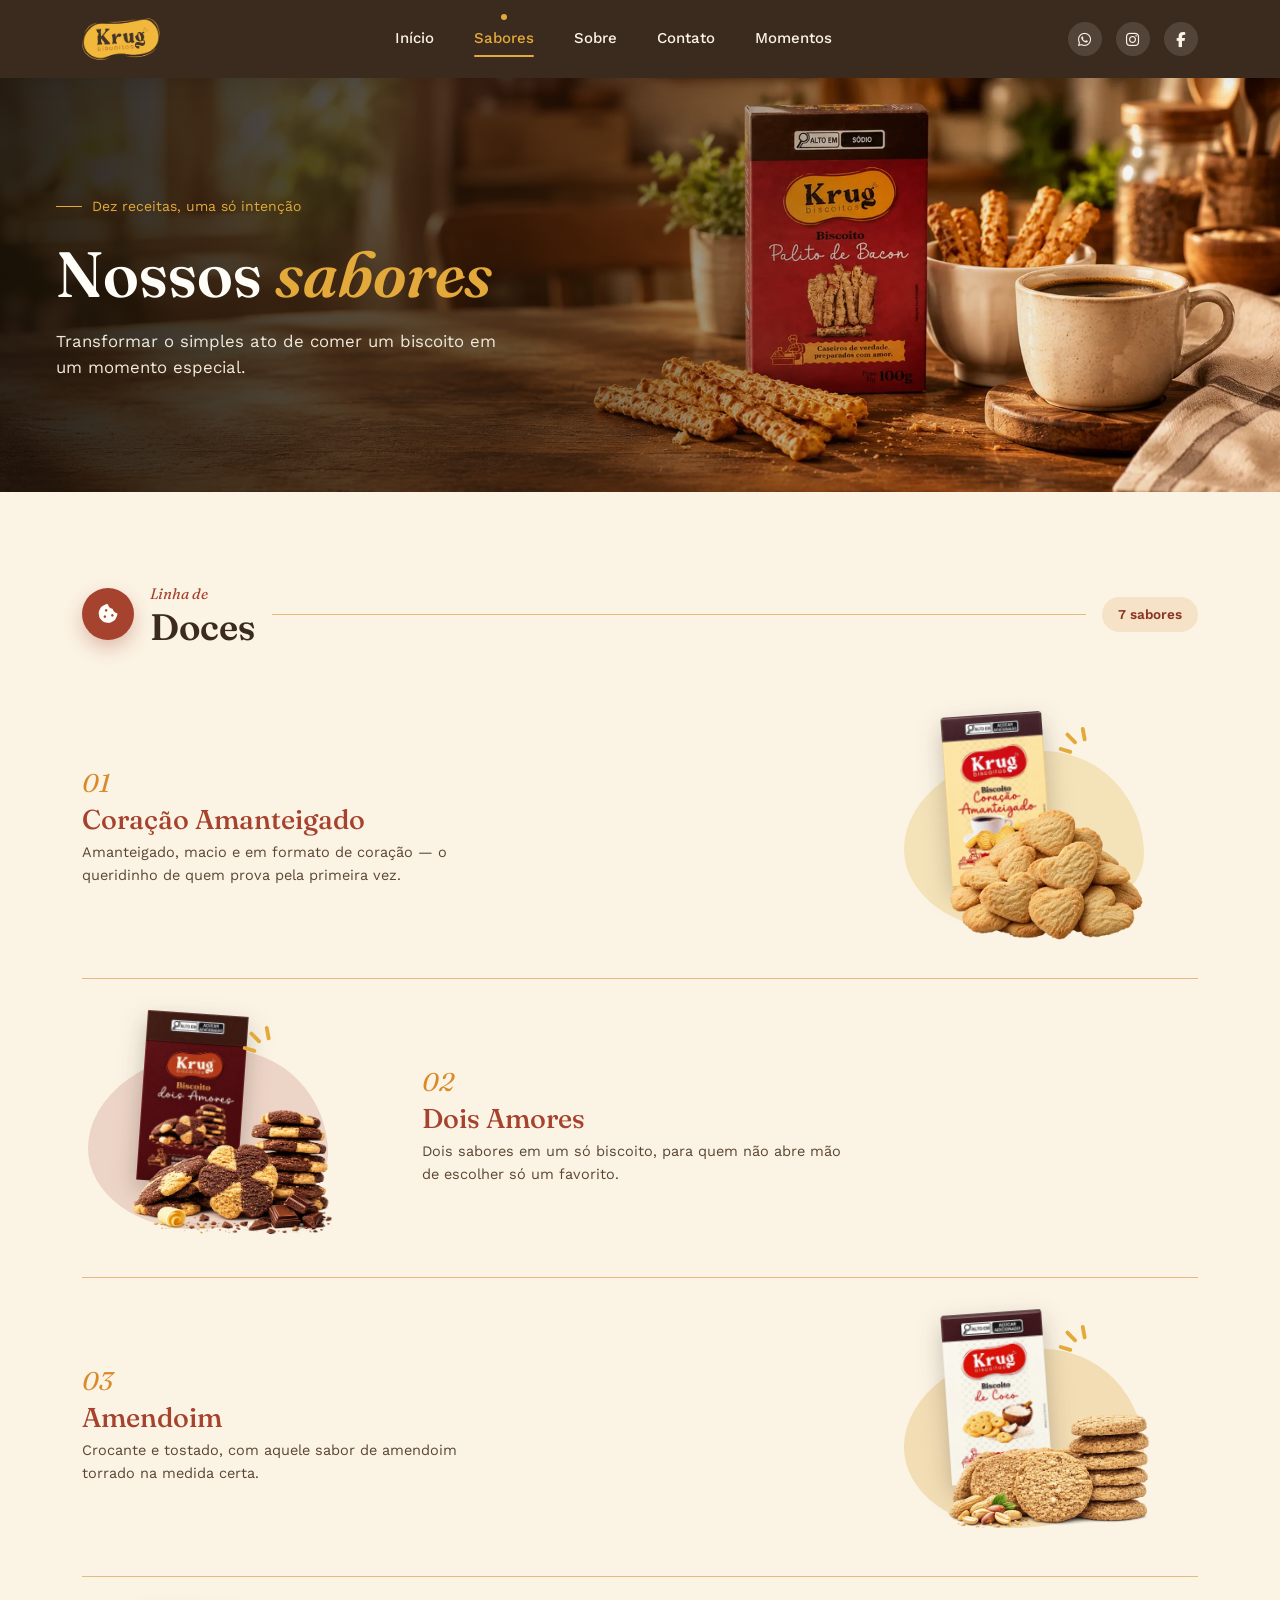
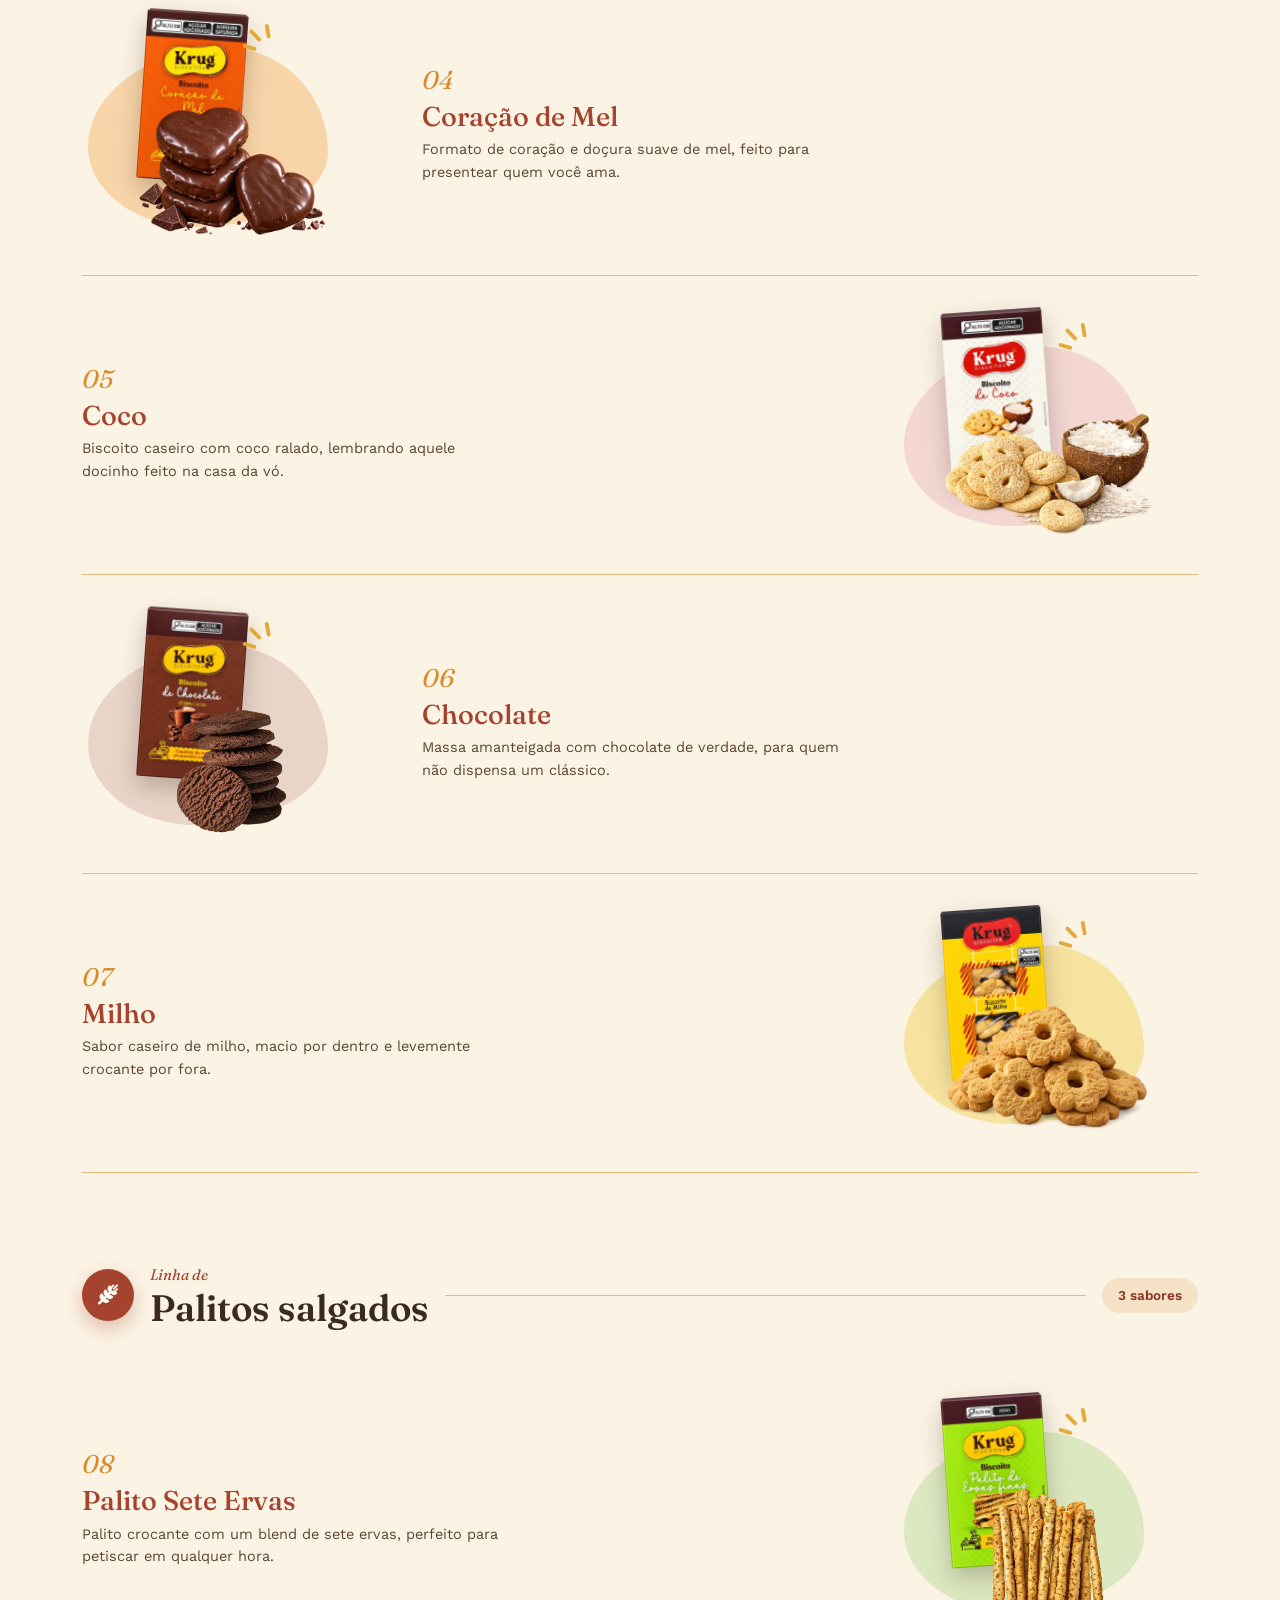
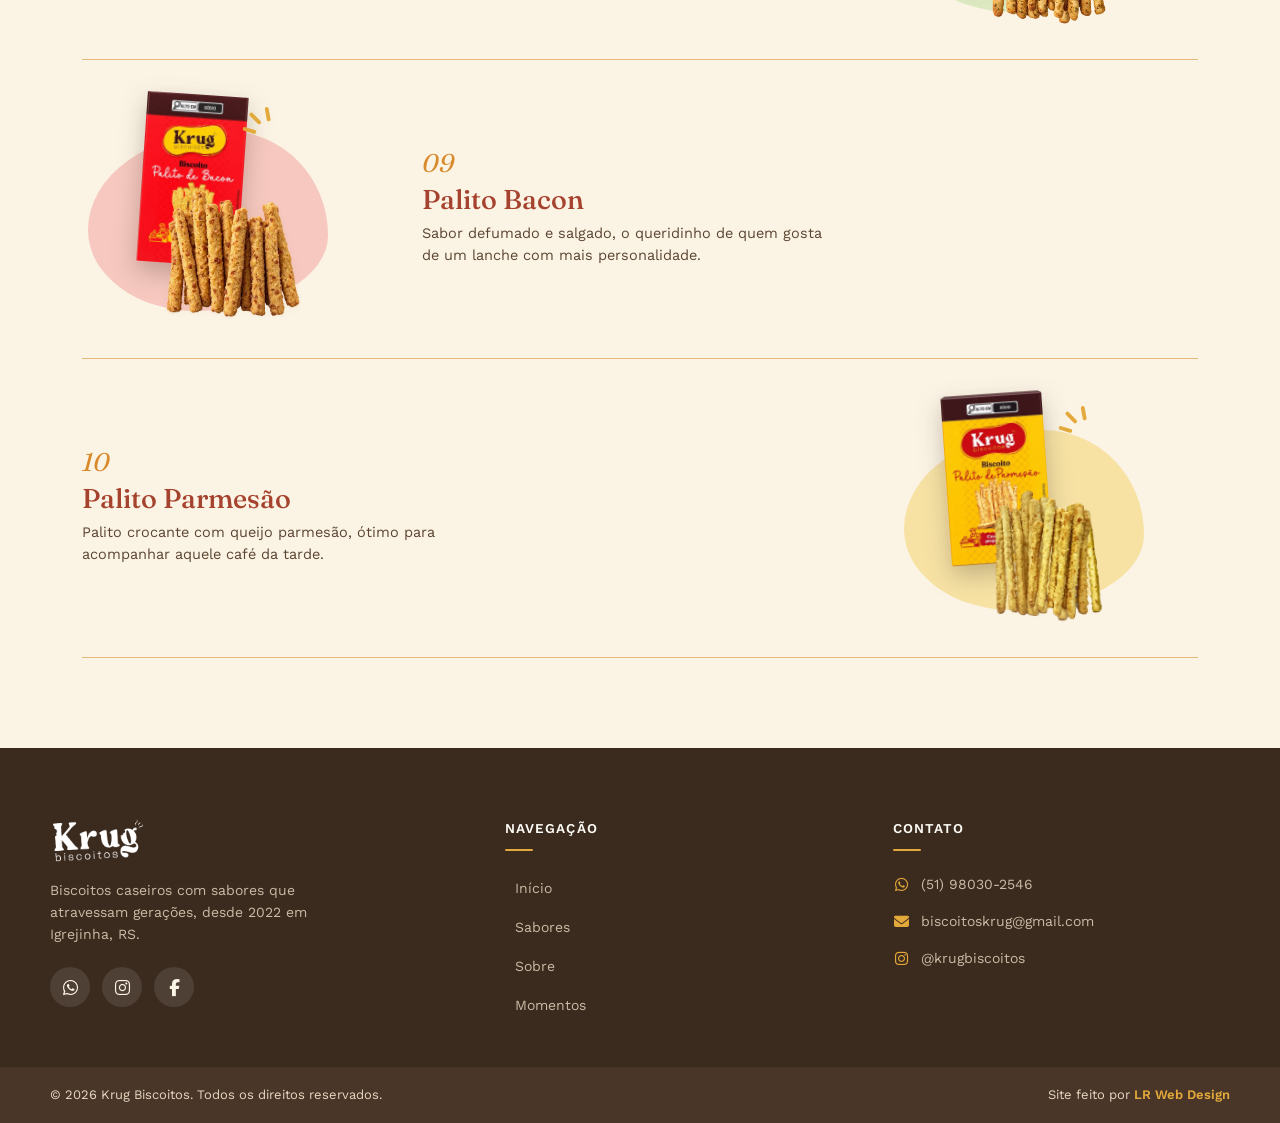
<file: sabores.html>
<!doctype html>
<html lang="pt-BR">
  <head>
    <meta charset="UTF-8" />
    <meta name="viewport" content="width=device-width, initial-scale=1.0" />
    <title>Sabores | Krug Biscoitos</title>
    <meta
      name="description"
      content="Conheça todos os sabores de biscoitos caseiros Krug."/>
      <link rel="canonical" href="https://www.krugbiscoitos.com.br/sabores.html">
    <link rel="stylesheet" href="css/style.css" />
    <link
      rel="stylesheet"
      href="https://cdnjs.cloudflare.com/ajax/libs/font-awesome/6.5.1/css/all.min.css"
    />
    <link rel="icon" href="imagens/favicon/favicon.ico" sizes="any" />
    <link
      rel="icon"
      type="image/png"
      sizes="32x32"
      href="imagens/favicon_io/favicon-32x32.png"
    />
    <link
      rel="icon"
      type="image/png"
      sizes="16x16"
      href="imagens/favicon_io/favicon-16x16.png"
    />
    <link
      rel="apple-touch-icon"
      sizes="180x180"
      href="imagens/favicon_io/apple-touch-icon.png"
    />
    <script src="/js/rastreio.js" defer></script>
  </head>
  <body>
    <header class="site-header">
      <div class="wrap">
        <a href="/" class="brand"
          ><img src="imagens/logos/logo-krug.png" alt="Krug Biscoitos"
        /></a>
        <nav class="main-nav">
          <ul>
            <li><a href="/">Início</a></li>
            <li><a href="sabores.html">Sabores</a></li>
            <li><a href="/#sobre">Sobre</a></li>
            <li><a href="/#contato">Contato</a></li>
            <li><a href="/#seu-momento">Momentos</a></li>
          </ul>
        </nav>
        <div class="social-links">
          <a
            href="https://wa.me/5551980302546"
            aria-label="WhatsApp"
            target="_blank"
            rel="noopener"
            ><i class="fa-brands fa-whatsapp"></i
          ></a>
          <a
            href="https://www.instagram.com/krugbiscoitos/"
            aria-label="Instagram"
            target="_blank"
            rel="noopener"
            ><i class="fa-brands fa-instagram"></i
          ></a>
          <a href="https://www.facebook.com/1401909642997901" aria-label="Facebook" target="_blank"
            ><i class="fa-brands fa-facebook-f"></i
          ></a>
        </div>
        <button
          class="nav-toggle"
          aria-label="Abrir menu"
          aria-expanded="false"
        >
          <span></span><span></span><span></span>
        </button>
      </div>
      <nav class="mobile-nav">
        <ul>
          <li><a href="/">Início</a></li>
          <li><a href="sabores.html">Sabores</a></li>
          <li><a href="/#sobre">Sobre</a></li>
          <li><a href="/#contato">Contato</a></li>
          <li><a href="/#seu-momento">Momentos</a></li>
        </ul>
      </nav>
    </header>

    <section class="sabores-hero">
      <div class="sabores-hero-content">
        <span class="hero-badge reveal">Dez receitas, uma só intenção</span>
        <h1 class="reveal">Nossos <em>sabores</em></h1>
        <p class="reveal">
          Transformar o simples ato de comer um biscoito em um momento especial.
        </p>
      </div>
    </section>

    <section class="sabores-list">
      <div class="wrap">
        <!-- ===== LINHA DE DOCES ===== -->
        <div class="sabores-grupo" id="doces">
          <div class="grupo-cabecalho reveal">
            <span class="grupo-icone"
              ><i class="fa-solid fa-cookie-bite"></i
            ></span>
            <div class="grupo-titulo">
              <p class="grupo-eyebrow">Linha de</p>
              <h2>Doces</h2>
            </div>
            <span class="grupo-linha"></span>
            <span class="grupo-contador">7 sabores</span>
          </div>

          <div class="sabor-row reveal">
            <div>
              <p class="sabor-num">01</p>
              <h3>Coração Amanteigado</h3>
              <p>
                Amanteigado, macio e em formato de coração — o queridinho de
                quem prova pela primeira vez.
              </p>
            </div>
            <div class="sabor-visual" style="--halo: #f4e2b8">
              <img
                class="sabor-caixa"
                src="imagens/caixas/coracao_amanteigado.webp"
                alt="Caixinha Krug de Coração Amanteigado"
                loading="lazy"
              />
              <img
                class="sabor-biscoito"
                src="imagens/sabores/coracao-amanteigado.webp"
                alt="Biscoito Coração Amanteigado"
                loading="lazy"
              />
            </div>
          </div>

          <div class="sabor-row reverse reveal">
            <div class="sabor-visual" style="--halo: #ecd4c6">
              <img
                class="sabor-caixa"
                src="imagens/caixas/dois_amores.webp"
                alt="Caixinha Krug de Dois Amores"
                loading="lazy"
              />
              <img
                class="sabor-biscoito"
                src="imagens/sabores/dois-amores.webp"
                alt="Biscoito Dois Amores"
                loading="lazy"
              />
            </div>
            <div>
              <p class="sabor-num">02</p>
              <h3>Dois Amores</h3>
              <p>
                Dois sabores em um só biscoito, para quem não abre mão de
                escolher só um favorito.
              </p>
            </div>
          </div>

          <div class="sabor-row reveal">
            <div>
              <p class="sabor-num">03</p>
              <h3>Amendoim</h3>
              <p>
                Crocante e tostado, com aquele sabor de amendoim torrado na
                medida certa.
              </p>
            </div>
            <div class="sabor-visual" style="--halo: #f2ddb4">
              <img
                class="sabor-caixa"
                src="imagens/caixas/amendoim.webp"
                alt="Caixinha Krug de Amendoim"
                loading="lazy"
              />
              <img
                class="sabor-biscoito"
                src="imagens/sabores/amendoim.webp"
                alt="Biscoito de Amendoim"
                loading="lazy"
              />
            </div>
          </div>

          <div class="sabor-row reverse reveal">
            <div class="sabor-visual" style="--halo: #f8d5a9">
              <img
                class="sabor-caixa"
                src="imagens/caixas/mel.webp"
                alt="Caixinha Krug de Coração de Mel"
                loading="lazy"
              />
              <img
                class="sabor-biscoito"
                src="imagens/sabores/mel.webp"
                alt="Biscoito Coração de Mel"
                loading="lazy"
              />
            </div>
            <div>
              <p class="sabor-num">04</p>
              <h3>Coração de Mel</h3>
              <p>
                Formato de coração e doçura suave de mel, feito para presentear
                quem você ama.
              </p>
            </div>
          </div>

          <div class="sabor-row reveal">
            <div>
              <p class="sabor-num">05</p>
              <h3>Coco</h3>
              <p>
                Biscoito caseiro com coco ralado, lembrando aquele docinho feito
                na casa da vó.
              </p>
            </div>
            <div class="sabor-visual" style="--halo: #f4d7d2">
              <img
                class="sabor-caixa"
                src="imagens/caixas/coco.webp"
                alt="Caixinha Krug de Coco"
                loading="lazy"
              />
              <img
                class="sabor-biscoito"
                src="imagens/sabores/coco.webp"
                alt="Biscoito de Coco"
                loading="lazy"
              />
            </div>
          </div>

          <div class="sabor-row reverse reveal">
            <div class="sabor-visual" style="--halo: #e8d5c8">
              <img
                class="sabor-caixa"
                src="imagens/caixas/chocolate.webp"
                alt="Caixinha Krug de Chocolate"
                loading="lazy"
              />
              <img
                class="sabor-biscoito"
                src="imagens/sabores/chocolate.webp"
                alt="Biscoito de Chocolate"
                loading="lazy"
              />
            </div>
            <div>
              <p class="sabor-num">06</p>
              <h3>Chocolate</h3>
              <p>
                Massa amanteigada com chocolate de verdade, para quem não
                dispensa um clássico.
              </p>
            </div>
          </div>

          <div class="sabor-row reveal">
            <div>
              <p class="sabor-num">07</p>
              <h3>Milho</h3>
              <p>
                Sabor caseiro de milho, macio por dentro e levemente crocante
                por fora.
              </p>
            </div>
            <div class="sabor-visual" style="--halo: #f7e3a0">
              <img
                class="sabor-caixa"
                src="imagens/caixas/milho.webp"
                alt="Caixinha Krug de Milho"
                loading="lazy"
              />
              <img
                class="sabor-biscoito"
                src="imagens/sabores/milho.webp"
                alt="Biscoito de Milho"
                loading="lazy"
              />
            </div>
          </div>
        </div>

        <!-- ===== LINHA DE PALITOS SALGADOS ===== -->
        <div class="sabores-grupo" id="palitos">
          <div class="grupo-cabecalho reveal">
            <span class="grupo-icone"
              ><i class="fa-solid fa-wheat-awn"></i
            ></span>
            <div class="grupo-titulo">
              <p class="grupo-eyebrow">Linha de</p>
              <h2>Palitos salgados</h2>
            </div>
            <span class="grupo-linha"></span>
            <span class="grupo-contador">3 sabores</span>
          </div>

          <div class="sabor-row reveal">
            <div>
              <p class="sabor-num">08</p>
              <h3>Palito Sete Ervas</h3>
              <p>
                Palito crocante com um blend de sete ervas, perfeito para
                petiscar em qualquer hora.
              </p>
            </div>
            <div class="sabor-visual" style="--halo: #dce8c0">
              <img
                class="sabor-caixa"
                src="imagens/caixas/palito_ervas.webp"
                alt="Caixinha Krug de Palito de Ervas"
                loading="lazy"
              />
              <img
                class="sabor-biscoito"
                src="imagens/sabores/sete-ervas.webp"
                alt="Biscoito Palito Sete Ervas"
                loading="lazy"
              />
            </div>
          </div>

          <div class="sabor-row reverse reveal">
            <div class="sabor-visual" style="--halo: #f6c8bf">
              <img
                class="sabor-caixa"
                src="imagens/caixas/bacon.webp"
                alt="Caixinha Krug de Palito de Bacon"
                loading="lazy"
              />
              <img
                class="sabor-biscoito"
                src="imagens/sabores/bacon.webp"
                alt="Biscoito Palito Bacon"
                loading="lazy"
              />
            </div>
            <div>
              <p class="sabor-num">09</p>
              <h3>Palito Bacon</h3>
              <p>
                Sabor defumado e salgado, o queridinho de quem gosta de um
                lanche com mais personalidade.
              </p>
            </div>
          </div>

          <div class="sabor-row reveal">
            <div>
              <p class="sabor-num">10</p>
              <h3>Palito Parmesão</h3>
              <p>
                Palito crocante com queijo parmesão, ótimo para acompanhar
                aquele café da tarde.
              </p>
            </div>
            <div class="sabor-visual" style="--halo: #f7e2a4">
              <img
                class="sabor-caixa"
                src="imagens/caixas/palito_parmesao.webp"
                alt="Caixinha Krug de Palito de Parmesão"
                loading="lazy"
              />
              <img
                class="sabor-biscoito"
                src="imagens/sabores/parmesao.webp"
                alt="Biscoito Palito Parmesão"
                loading="lazy"
              />
            </div>
          </div>
        </div>
      </div>
    </section>

    <footer>
      <div class="wrap footer-top">
        <div class="footer-brand">
          <img src="imagens/logos/krug.png" alt="Krug Biscoitos" />
          <p>
            Biscoitos caseiros com sabores que atravessam gerações, desde 2022
            em Igrejinha, RS.
          </p>
          <div class="footer-social">
            <a
              href="https://wa.me/5551980302546"
              target="_blank"
              rel="noopener"
              aria-label="WhatsApp"
              ><i class="fa-brands fa-whatsapp"></i
            ></a>
            <a
              href="https://www.instagram.com/krugbiscoitos/"
              target="_blank"
              rel="noopener"
              aria-label="Instagram"
              ><i class="fa-brands fa-instagram"></i
            ></a>
            <a href="https://www.facebook.com/1401909642997901" target="_blank" rel="noopener" aria-label="Facebook"
              ><i class="fa-brands fa-facebook-f"></i
            ></a>
          </div>
        </div>

        <div class="footer-col footer-nav">
          <h4>Navegação</h4>
          <ul>
            <li><a href="/">Início</a></li>
            <li><a href="sabores.html">Sabores</a></li>
            <li><a href="/#sobre">Sobre</a></li>
            <li><a href="/#seu-momento">Momentos</a></li>
          </ul>
        </div>

        <div class="footer-col">
          <h4>Contato</h4>
          <ul>
            <li>
              <a
                href="https://wa.me/5551980302546?text=Ol%C3%A1!%20Vim%20pelo%20site%20e%20gostaria%20de%20saber%20mais%20sobre%20os%20biscoitos%20Krug."
                target="_blank"
                rel="noopener"
                ><i class="fa-brands fa-whatsapp"></i>(51) 98030-2546</a
              >
            </li>
            <li>
              <a href="mailto:contato@krugbiscoitos.com.br"
                ><i class="fa-solid fa-envelope"></i
                >biscoitoskrug@gmail.com</a
              >
            </li>
            <li>
              <a
                href="https://www.instagram.com/krugbiscoitos/"
                target="_blank"
                rel="noopener"
                ><i class="fa-brands fa-instagram"></i>@krugbiscoitos</a
              >
            </li>
          </ul>
        </div>
      </div>

      <div class="footer-bar">
        <div class="wrap footer-bottom">
          <span>&copy; 2026 Krug Biscoitos. Todos os direitos reservados.</span>
          <span
            >Site feito por
            <a href="https://lrwebdesign.com.br" target="_blank" rel="noopener"
              >LR Web Design</a
            ></span
          >
        </div>
      </div>
    </footer>

    <script src="js/main.js"></script>
  </body>
</html>
</file>
<file: css/style.css>
@import url("https://fonts.googleapis.com/css2?family=Fraunces:ital,opsz,wght@0,9..144,400;0,9..144,500;0,9..144,600;1,9..144,500&family=Work+Sans:wght@400;500;600&display=swap");

:root {
  --cream: #fbf3e4;
  --cream-dark: #f1e4c8;
  --ink: #3b2a1e;
  --ink-soft: #5c4633;
  --mustard: #e3a93a;
  --mustard-deep: #c98a22;
  --terracotta: #a6432f;
  --terracotta-deep: #8a3524;
  --white: #fffdf8;

  --serif: "Fraunces", Georgia, serif;
  --sans: "Work Sans", -apple-system, sans-serif;

  --container: 1180px;
}

* {
  margin: 0;
  padding: 0;
  box-sizing: border-box;
}

html {
  scroll-behavior: smooth;
}

body {
  font-family: var(--sans);
  color: var(--ink);
  background: var(--cream);
  line-height: 1.55;
  -webkit-font-smoothing: antialiased;
}

img {
  max-width: 100%;
  display: block;
}

a {
  color: inherit;
  text-decoration: none;
}

.wrap {
  max-width: var(--container);
  margin: 0 auto;
  padding: 0 32px;
}

h1,
h2,
h3 {
  font-family: var(--serif);
  font-weight: 600;
  color: var(--ink);
  line-height: 1.1;
}

/* ---------- Placeholder photo blocks ----------
   Swap the element carrying .ph-photo for a real <img>.
   data-ph shows what should go there; remove it once replaced. */
.ph-photo {
  position: relative;
  background: repeating-linear-gradient(
    135deg,
    #e9d7b3,
    #e9d7b3 12px,
    #e0cb9e 12px,
    #e0cb9e 24px
  );
  display: flex;
  align-items: flex-end;
  overflow: hidden;
}
.ph-photo::after {
  content: attr(data-ph);
  display: block;
  width: 100%;
  padding: 10px 14px;
  font-size: 13px;
  font-family: var(--sans);
  color: var(--white);
  background: rgba(59, 42, 30, 0.72);
}

/* ---------- Scroll reveal ---------- */
.reveal {
  opacity: 0;
  transform: translateY(26px);
  transition:
    opacity 0.7s ease,
    transform 0.7s ease;
}
.reveal.is-visible {
  opacity: 1;
  transform: translateY(0);
}
@media (prefers-reduced-motion: reduce) {
  .reveal {
    transition: none;
    opacity: 1;
    transform: none;
  }
}
/* ---------- Header ---------- */
body {
  padding-top: 0px;
}
.site-header {
  position: sticky;
  top: 0;
  left: 0;
  right: 0;
  z-index: 100;
  padding: 18px 0;
  background: var(--ink);
  box-shadow: 0 4px 18px rgba(0, 0, 0, 0.12);
  transition: box-shadow 0.3s ease;
}
.site-header.is-scrolled {
  box-shadow: 0 10px 28px rgba(0, 0, 0, 0.32);
}
.site-header .wrap {
  display: flex;
  align-items: center;
  justify-content: space-between;
}
.brand img {
  height: 42px;
  transform-origin: left center;
  transition: transform 0.3s ease;
}
.site-header.is-scrolled .brand img {
  transform: scale(0.88);
}

/* Menu desktop */
.main-nav ul {
  list-style: none;
  display: flex;
  gap: 40px;
  align-items: center;
}
.main-nav a {
  position: relative;
  display: inline-block;
  font-size: 15px;
  font-weight: 500;
  color: var(--cream);
  padding: 6px 0;
  transition: color 0.2s ease;
}
/* tracinho que cresce */
.main-nav a::after {
  content: "";
  position: absolute;
  left: 0;
  right: 0;
  bottom: 0;
  height: 2px;
  border-radius: 2px;
  background: var(--mustard);
  transform: scaleX(0);
  transform-origin: left;
  transition: transform 0.3s ease;
}
/* migalha em cima do link ativo */
.main-nav a::before {
  content: "";
  position: absolute;
  top: -7px;
  left: 50%;
  width: 6px;
  height: 6px;
  border-radius: 50%;
  background: var(--mustard);
  transform: translateX(-50%) scale(0);
  transition: transform 0.35s cubic-bezier(0.34, 1.56, 0.64, 1);
}
.main-nav a:hover,
.main-nav a.is-active {
  color: var(--mustard);
}
.main-nav a:hover::after,
.main-nav a.is-active::after {
  transform: scaleX(1);
}
.main-nav a.is-active::before {
  transform: translateX(-50%) scale(1);
}

.social-links {
  display: flex;
  gap: 14px;
}
.social-links a {
  width: 34px;
  height: 34px;
  border-radius: 50%;
  background: rgba(255, 255, 255, 0.12);
  display: flex;
  align-items: center;
  justify-content: center;
  color: var(--cream);
  font-size: 15px;
  transition:
    background 0.2s ease,
    transform 0.2s ease;
}
.social-links a:hover {
  background: var(--terracotta);
  transform: translateY(-2px);
}

/* Botão hamburguer (some no desktop, aparece no mobile) */
.nav-toggle {
  display: none;
  flex-direction: column;
  justify-content: center;
  gap: 5px;
  width: 40px;
  height: 40px;
  border: none;
  background: transparent;
  cursor: pointer;
  padding: 0;
  flex-shrink: 0;
}
.nav-toggle span {
  display: block;
  width: 24px;
  height: 2px;
  background: var(--cream);
  border-radius: 2px;
  transition:
    transform 0.25s ease,
    opacity 0.25s ease;
}
.nav-toggle[aria-expanded="true"] span:nth-child(1) {
  transform: translateY(7px) rotate(45deg);
}
.nav-toggle[aria-expanded="true"] span:nth-child(2) {
  opacity: 0;
}
.nav-toggle[aria-expanded="true"] span:nth-child(3) {
  transform: translateY(-7px) rotate(-45deg);
}

/* Painel do menu mobile (escondido por padrão, aberto via JS) */
.mobile-nav {
  position: absolute;
  top: 100%;
  left: 0;
  right: 0;
  max-height: 0;
  overflow: hidden;
  background: var(--ink);
  transition: max-height 0.35s ease;
}
.mobile-nav ul {
  list-style: none;
  padding: 8px 32px 20px;
  display: grid;
  gap: 4px;
}
.mobile-nav a {
  display: block;
  padding: 12px 4px;
  font-size: 16px;
  font-weight: 500;
  color: var(--cream);
  border-bottom: 1px solid rgba(255, 255, 255, 0.08);
  transition:
    color 0.2s ease,
    padding-left 0.2s ease;
}
.mobile-nav a:hover,
.mobile-nav a.is-active {
  color: var(--mustard);
  padding-left: 12px;
}
.site-header.nav-open .mobile-nav {
  max-height: 400px;
}

/* Itens entram um por um */
.mobile-nav li {
  opacity: 0;
  transform: translateY(-10px);
  transition:
    opacity 0.3s ease,
    transform 0.3s ease;
}
.site-header.nav-open .mobile-nav li {
  opacity: 1;
  transform: translateY(0);
}
.site-header.nav-open .mobile-nav li:nth-child(1) {
  transition-delay: 0.08s;
}
.site-header.nav-open .mobile-nav li:nth-child(2) {
  transition-delay: 0.13s;
}
.site-header.nav-open .mobile-nav li:nth-child(3) {
  transition-delay: 0.18s;
}
.site-header.nav-open .mobile-nav li:nth-child(4) {
  transition-delay: 0.23s;
}
.site-header.nav-open .mobile-nav li:nth-child(5) {
  transition-delay: 0.28s;
}

@media (prefers-reduced-motion: reduce) {
  .site-header,
  .brand img,
  .main-nav a,
  .main-nav a::before,
  .main-nav a::after,
  .mobile-nav,
  .mobile-nav li {
    transition: none;
  }
}
/* ---------- Hero ---------- */
.hero {
  position: relative;
  min-height: calc(100vh - 84px);
  display: flex;
  align-items: flex-end;
  color: var(--white);
}
.hero .ph-photo {
  position: absolute;
  inset: 0;
  z-index: -2;
  background-attachment: fixed;
}

.hero::before {
  content: "";
  position: absolute;
  inset: 0;
  background-image:
    linear-gradient(
      180deg,
      rgba(20, 13, 7, 0.15) 0%,
      rgba(20, 13, 7, 0.75) 65%,
      rgba(20, 13, 7, 0.85) 100%
    ),
    url(../imagens/imagens/hero_krug_biscoitos.webp);
  background-position: center;
  background-size: cover;
  z-index: -1;
}
.hero-content {
  padding: 0 32px 90px;
  max-width: 620px;
  margin-left: max(24px, calc((100vw - var(--container)) / 2 - 80px));
}
.hero-badge {
  display: inline-flex;
  align-items: center;
  gap: 10px;
  font-size: 14px;
  color: var(--mustard);
  margin-bottom: 22px;
}
.hero-badge::before {
  content: "";
  width: 26px;
  height: 1px;
  background: var(--mustard);
}

.hero h1 {
  font-size: clamp(2.6rem, 6vw, 4.4rem);
  margin-bottom: 22px;
  color: var(--white);
}
.hero h1 em {
  font-style: italic;
  color: var(--mustard);
}
.hero p {
  font-size: 1.05rem;
  max-width: 440px;
  color: #f1e9da;
  margin-bottom: 34px;
}

@media (max-width: 700px) {
  .hero::before {
    background-position: 75% center;
  }
  .hero-content {
    padding-bottom: 0px; /* era 90px vindo do desktop */
  }
  .hero-badge {
    font-size: 14px;
    margin-bottom: 12px;
  }
  .hero h1 {
    font-size: clamp(2.5rem, 8vw, 2.6rem);
    margin-bottom: 12px;
  }
  .hero p {
    font-size: 0.92rem;
    max-width: 100%;
    margin-bottom: 16px;
  }
  .hero .btn {
    padding: 10px 22px;
    font-size: 14px;
  }
}

.hero-highlights {
  display: none; /* escondido por padrão (mobile) */
}

@media (min-width: 901px) {
  .hero-highlights {
    display: flex;
    gap: 38px;
    position: absolute;
    left: 50%;
    transform: translateX(
      -15%
    ); /* puxa levemente pra direita do centro exato */
    bottom: 90px;
    z-index: 1;
  }
  .highlight-item {
    display: flex;
    flex-direction: column;
    align-items: center;
    text-align: center;
    gap: 12px;
  }
  .highlight-item i {
    font-size: 34px;
    color: var(--mustard);
  }
  .highlight-item span {
    font-size: 14px;
    font-weight: 600;
    color: var(--white);
    max-width: 110px;
    line-height: 1.3;
  }
}

.btn {
  display: inline-flex;
  align-items: center;
  gap: 10px;
  padding: 15px 30px;
  border-radius: 999px;
  font-family: var(--sans);
  font-weight: 600;
  font-size: 15px;
  border: none;
  cursor: pointer;
  transition:
    transform 0.2s ease,
    box-shadow 0.2s ease;
}
.btn:hover {
  transform: translateY(-2px);
}
.btn-primary {
  background: var(--terracotta);
  color: var(--white);
  box-shadow: 0 10px 24px rgba(166, 67, 47, 0.35);
}
.btn-primary:hover {
  background: var(--terracotta-deep);
}
.btn-outline {
  background: transparent;
  border: 1.5px solid currentColor;
}

.scroll-hint {
  display: inline-flex;
  align-items: center;
  gap: 10px;
  font-family: var(--serif);
  font-style: italic;
  font-size: 1.05rem;
  color: var(--terracotta);
}
.scroll-hint svg {
  width: 20px;
  height: 20px;
  animation: hint-bounce 1.8s ease-in-out infinite;
}
@keyframes hint-bounce {
  0%,
  100% {
    transform: translateY(0);
  }
  50% {
    transform: translateY(5px);
  }
}
@media (prefers-reduced-motion: reduce) {
  .scroll-hint svg {
    animation: none;
  }
}

/* Seta do botão "Conheça nossos momentos": aponta para a direita (as imagens) */
.momentos .scroll-hint svg {
  rotate: -90deg; /* a seta que apontava pra baixo passa a apontar pra direita */
}

/* No celular a galeria fica acima do texto, então a seta aponta pra cima */
@media (max-width: 900px) {
  .momentos .scroll-hint svg {
    rotate: 180deg;
  }
}

/* Ícones do hero com fundo redondo */
.highlight-item i {
  width: 72px;
  height: 72px;
  border-radius: 50%;
  display: flex;
  align-items: center;
  justify-content: center;
  font-size: 28px;
  color: var(--mustard);
  background: rgba(255, 255, 255, 0.14);
  -webkit-backdrop-filter: blur(6px);
  backdrop-filter: blur(6px);
  transition:
    transform 0.25s ease,
    background 0.25s ease;
}
.highlight-item:hover i {
  transform: translateY(-4px);
  background: rgba(255, 255, 255, 0.22);
}

/* ---------- Section basics ---------- */
section {
  padding: 120px 0;
}
.eyebrow {
  font-family: var(--serif);
  font-style: italic;
  font-size: 1.05rem;
  color: var(--terracotta);
  margin-bottom: 14px;
}
.section-head {
  max-width: 620px;
  margin-bottom: 64px;
}
.section-head h2 {
  font-size: clamp(1.9rem, 3.4vw, 2.7rem);
}
.section-head p {
  color: var(--ink-soft);
  margin-top: 18px;
  font-size: 1.05rem;
}

/* ---------- Momentos ---------- */
.momentos {
  background: var(--cream);
  display: flex;
  align-items: stretch;
  height: 640px;
  overflow: hidden;
  padding: 0; /* zera qualquer padding herdado de "section" */
  box-sizing: border-box; /* garante que padding não some por fora da altura */
}

.momentos-text-wrap {
  flex: 0 0 38%;
  min-width: 0;
  display: flex;
  align-items: center;
  padding: 60px 40px 60px max(24px, calc((100vw - var(--container)) / 2 - 80px));
}
.momentos-text {
  max-width: 500px;
}
.momentos-text h2 {
  margin-bottom: 22px;
  font-size: clamp(2rem, 3vw, 2.8rem);
}
.momentos-text p {
  color: var(--ink-soft);
  margin-bottom: 30px;
  font-size: 1.1rem;
}

.momentos-text .eyebrow {
  font-size: clamp(2rem, 3vw, 2.8rem);
  color: var(--terracotta);
}

.momentos-text .scroll-hint {
  display: inline-flex;
  align-items: center;
  gap: 8px;
  padding: 10px 20px;
  border: 1px solid currentColor; /* usa a mesma cor do texto na borda */
  border-radius: 999px;
  background-color: #8a3524; /* 999px = totalmente arredondado (pill) */
  color: var(--cream-dark);
}

.momentos-gallery {
  flex: 1 1 62%; /* galeria ocupa o resto, maior que o texto */
  min-width: 0;
  min-height: 0; /* <- ESSENCIAL: sem isso o grid interno estoura a section */
  height: 100%;
  display: grid;
  grid-template-columns: repeat(5, 1fr);
  grid-template-rows: repeat(4, 1fr);
  grid-template-areas:
    "a a b c d"
    "a a b e d"
    "f g h h i"
    "f j k l i";
}

.momentos-gallery .g1 {
  grid-area: a;
}
/* Vídeo dentro da galeria: preenche o quadro, sem barra de controles */
.momentos-gallery .ph-photo video {
  position: absolute;
  inset: 0;
  width: 100%;
  height: 100%;
  object-fit: cover;
  object-position: center; /* enquadramento: veja a dica abaixo */
  display: block;
  pointer-events: none; /* impede que os controles apareçam ao passar o mouse */
}
.momentos-gallery .ph-photo video::-webkit-media-controls,
.momentos-gallery .ph-photo video::-webkit-media-controls-panel,
.momentos-gallery
  .ph-photo
  video::-webkit-media-controls-start-playback-button {
  display: none !important;
}
/* Vídeo da galeria: quadro alto, ocupando 2 linhas da grade */
/* Vídeos com lugar definido na grade */
.momentos-gallery .g2 {
  grid-area: b;
}
.momentos-gallery .g2,
.momentos-gallery .g10 {
  background: #2a1a10; /* cor de fundo enquanto o vídeo carrega */
}
.momentos-gallery .g3 {
  grid-area: c;
}
.momentos-gallery .g4 {
  grid-area: d;
}
.momentos-gallery .g5 {
  grid-area: e;
}
.momentos-gallery .g6 {
  grid-area: f;
}
.momentos-gallery .g7 {
  grid-area: g;
}
.momentos-gallery .g8 {
  grid-area: h;
}
.momentos-gallery .g9 {
  grid-area: i;
}
.momentos-gallery .g10 {
  grid-area: j;
}
.momentos-gallery .g11 {
  grid-area: k;
}
.momentos-gallery .g12 {
  grid-area: l;
}

/* Quadros de frase na galeria (fundo amarelo da marca) */
.momentos-gallery .frase-card {
  display: flex;
  flex-direction: column;
  align-items: center;
  justify-content: center;
  text-align: center;
  gap: 6px;
  padding: 10px 14px;
  background: var(--mustard);
  background-image: none; /* tira o listrado de placeholder, se existir */
  color: #3b2412;
  overflow: hidden;
}
.momentos-gallery .frase-card::after {
  display: none; /* tira a etiqueta "foto" do placeholder */
}
.momentos-gallery .frase-card i {
  font-size: 16px;
  line-height: 1;
  color: var(--terracotta);
}
.momentos-gallery .frase-card p {
  margin: 0;
  font-family: var(--serif);
  font-style: italic;
  font-weight: 500;
  font-size: clamp(0.85rem, 1.05vw, 1.05rem);
  line-height: 1.2;
  color: #3b2412;
}
.momentos-gallery .frase-card span {
  font-size: 9.5px;
  font-weight: 600;
  letter-spacing: 0.12em;
  text-transform: uppercase;
  line-height: 1;
  color: var(--terracotta-deep);
}

@media (max-width: 700px) {
  .momentos-gallery .frase-card {
    padding: 8px 10px;
    gap: 4px;
  }
  .momentos-gallery .frase-card i {
    font-size: 13px;
  }
  .momentos-gallery .frase-card p {
    font-size: 0.78rem;
  }
  .momentos-gallery .frase-card span {
    font-size: 8.5px;
  }
}

.momentos-gallery .ph-photo {
  min-width: 0;
  min-height: 0; /* <- mesma correção, aqui nas células */
  position: relative;
  overflow: hidden;
  cursor: zoom-in;
}
.momentos-gallery .ph-photo::after {
  display: none;
}
.momentos-gallery .ph-photo img {
  width: 100%;
  height: 100%;
  object-fit: cover;
  display: block;
}
.momentos-gallery .ph-photo .overlay {
  position: absolute;
  inset: 0;
  background: linear-gradient(
    0deg,
    rgba(59, 42, 30, 0.75),
    rgba(59, 42, 30, 0.05)
  );
  opacity: 0;
  transition: opacity 0.3s ease;
  display: flex;
  align-items: flex-end;
  padding: 12px;
}
.momentos-gallery .ph-photo:hover .overlay {
  opacity: 1;
}
.momentos-gallery .ph-photo .overlay span {
  color: var(--white);
  font-size: 12.5px;
}

/* "Mais que biscoitos" com mais destaque */
.momentos .eyebrow {
  font-size: clamp(2.4rem, 5vw, 3.6rem);
  font-weight: 700;
  line-height: 1.1;
}
.momentos .eyebrow .destaque {
  color: #d98a2b; /* laranja; troque aqui se quiser outro tom */
}

@media (max-width: 900px) {
  .momentos {
    height: auto;
  }
  .momentos-gallery {
    grid-template-rows: repeat(4, 130px);
  }
}
@media (max-width: 600px) {
  .momentos {
    flex-direction: column;
    height: auto;
  }
  .momentos-text-wrap {
    flex: none;
    padding: 60px 24px;
  }
  .momentos-gallery {
    height: auto;
    grid-template-columns: repeat(2, 1fr);
    grid-template-rows: repeat(8, 100px);
    grid-template-areas:
      "a a"
      "a a"
      "b c"
      "d e"
      "f h"
      "i j"
      "g k"
      "l l";
  }
}

/* Título da seção "momentos" */
.momentos-text h2 {
  font-size: clamp(2.2rem, 3.6vw, 3.4rem);
  line-height: 1.08;
  margin-bottom: 24px;
}
.momentos-text h2 .destaque {
  font-style: italic;
  color: #d98a2b; /* mesmo laranja de antes */
}
/* ---------- Lightbox ---------- */
.lightbox {
  position: fixed;
  inset: 0;
  background: rgba(20, 13, 7, 0.93);
  display: flex;
  align-items: center;
  justify-content: center;
  padding: 40px;
  z-index: 999;
  opacity: 0;
  visibility: hidden;
  transition: opacity 0.25s ease;
}
.lightbox.is-open {
  opacity: 1;
  visibility: visible;
}
.lightbox-frame {
  max-width: 880px;
  width: 100%;
}
.lightbox-media {
  width: 100%;
  aspect-ratio: 4/3;
  border-radius: 12px;
  background-color: #e9d7b3;
  background-repeat: no-repeat;
}
.lightbox-media img {
  width: 100%;
  height: 100%;
  object-fit: cover;
  border-radius: 12px;
  display: block;
}
.lightbox-caption {
  color: var(--cream);
  text-align: center;
  margin-top: 18px;
  font-family: var(--serif);
  font-style: italic;
  font-size: 1.1rem;
}
.lightbox-close {
  position: absolute;
  top: 26px;
  right: 34px;
  background: none;
  border: none;
  color: var(--cream);
  font-size: 34px;
  line-height: 1;
  cursor: pointer;
}

/* ---------- Parallax com botões das linhas ---------- */
.quote-parallax {
  position: relative;
  min-height: 60vh;
  display: flex;
  align-items: center;
  justify-content: center;
  padding: 80px 24px;
  color: var(--white);
  background-attachment: fixed;
  background-position: center;
  background-size: cover;
  background-image: url(../imagens/imagens/hero_2.webp);
}
.quote-parallax::before {
  content: "";
  position: absolute;
  inset: 0;
  background: rgba(20, 13, 7, 0.35);
}

.linhas-botoes {
  position: relative; /* fica acima do escurecimento */
  display: flex;
  gap: 22px;
  flex-wrap: wrap;
  justify-content: center;
}

.linha-btn {
  position: relative;
  overflow: hidden;
  display: grid;
  grid-template-columns: 56px auto auto;
  align-items: center;
  column-gap: 16px;
  min-width: 300px;
  padding: 18px 26px 18px 20px;
  border-radius: 18px;
  color: var(--white);
  box-shadow: 0 16px 34px rgba(0, 0, 0, 0.38);
  transition:
    transform 0.25s ease,
    box-shadow 0.25s ease,
    filter 0.25s ease;
}
.linha-btn:hover {
  transform: translateY(-5px);
  box-shadow: 0 24px 44px rgba(0, 0, 0, 0.48);
  filter: brightness(1.06);
}

.linha-doces {
  background: var(--mustard);
  color: var(--ink);
}
.linha-palitos {
  background: var(--terracotta);
}

.linha-icone {
  width: 56px;
  height: 56px;
  border-radius: 50%;
  display: flex;
  align-items: center;
  justify-content: center;
  font-size: 23px;
  background: rgba(255, 255, 255, 0.22);
  transition: transform 0.3s ease;
}
.linha-doces .linha-icone {
  background: rgba(59, 42, 30, 0.14);
}
.linha-btn:hover .linha-icone {
  transform: rotate(-12deg) scale(1.1);
}

.linha-texto small {
  display: block;
  font-size: 13.5px;
  opacity: 0.85;
}
.linha-texto strong {
  display: block;
  font-family: var(--serif);
  font-size: 1.6rem;
  font-weight: 600;
  line-height: 1.15;
}
.linha-seta {
  font-size: 18px;
  transition: transform 0.25s ease;
}
.linha-btn:hover .linha-seta {
  transform: translateX(6px);
}

@media (prefers-reduced-motion: reduce) {
  .linha-btn,
  .linha-icone,
  .linha-seta {
    transition: none;
  }
}
@media (max-width: 768px) {
  .quote-parallax {
    background-attachment: scroll;
    min-height: auto;
    padding: 64px 24px;
  }
  .linhas-botoes {
    flex-direction: column;
    align-items: stretch;
    width: 100%;
    max-width: 340px;
    gap: 16px;
  }
  .linha-btn {
    min-width: 0;
    grid-template-columns: 48px 1fr auto;
    padding: 16px 20px 16px 16px;
  }
  .linha-icone {
    width: 48px;
    height: 48px;
    font-size: 20px;
  }
  .linha-texto strong {
    font-size: 1.35rem;
  }
}
/* ---------- Sobre ---------- */
.sobre {
  background: var(--ink);
  color: var(--cream);
  padding: 0;
  display: grid;
  /* foto | fundadora | oktoberfest */
  grid-template-columns: 28% minmax(0, 1fr) minmax(0, 1fr);
  align-items: stretch;
}

/* ---- Foto ---- */
.sobre-photo {
  border-radius: 0;
  height: 100%;
  min-height: 680px;
  width: 100%;
  object-fit: cover;
  object-position: center top;
  display: block;
}

/* ---- Colunas de texto ---- */
.sobre-fundadora,
.sobre-oktober {
  padding: 100px 44px;
  align-self: center;
}
.sobre-oktober {
  align-self: stretch;
  display: flex;
  flex-direction: column;
  justify-content: center;
  background: rgba(255, 255, 255, 0.04);
  border-left: 1px solid rgba(255, 255, 255, 0.08);
}

.sobre .eyebrow {
  color: var(--mustard);
}
.sobre h2 {
  color: var(--white);
  font-size: clamp(1.6rem, 2.3vw, 2.2rem);
  line-height: 1.15;
  margin-bottom: 8px;
}
.sobre h2 em {
  font-style: italic;
  color: var(--mustard);
}

/* ---- Fundadora ---- */
.sobre-fundadora-texto {
  margin-top: 22px;
}
.sobre-fundadora-texto p {
  color: #e5d8c2;
  font-size: 1rem;
  line-height: 1.7;
}
.sobre-fundadora-texto p + p {
  margin-top: 14px;
}
.sobre-assinatura {
  margin-top: 32px;
  padding-top: 24px;
  border-top: 1px solid rgba(255, 255, 255, 0.14);
}
.sobre-assinatura strong {
  display: block;
  font-family: var(--serif);
  font-size: 1.25rem;
  color: var(--white);
}
.sobre-assinatura span {
  display: block;
  font-size: 13px;
  color: var(--mustard);
  letter-spacing: 0.04em;
  margin-top: 2px;
}
.sobre-assinatura-frase {
  margin-top: 18px;
  font-family: var(--serif);
  font-style: italic;
  font-size: 1.05rem;
  color: #d9cbb6;
}

/* ---- Oktoberfest ---- */
.sobre-oktober blockquote {
  font-family: var(--serif);
  font-size: 1.2rem;
  font-style: italic;
  line-height: 1.5;
  color: var(--white);
  border-left: 2px solid var(--mustard);
  padding-left: 20px;
  margin: 24px 0 20px;
}
.sobre-body {
  color: #e5d8c2;
  font-size: 1rem;
  line-height: 1.7;
}
.sobre-body + .sobre-body {
  margin-top: 14px;
}

/* Pilares empilhados: ícone ao lado do texto */
.sobre-pilares {
  list-style: none;
  margin: 32px 0;
  padding: 0;
  display: grid;
  grid-template-columns: 1fr;
  gap: 18px;
}
.sobre-pilares li {
  display: grid;
  grid-template-columns: 48px 1fr;
  column-gap: 16px;
  row-gap: 2px;
  align-items: center;
}
.pilar-icon {
  grid-row: 1 / span 2;
  width: 48px;
  height: 48px;
  border-radius: 50%;
  border: 1px solid rgba(227, 169, 58, 0.5);
  display: flex;
  align-items: center;
  justify-content: center;
  color: var(--mustard);
  font-size: 18px;
}
.sobre-pilares strong {
  font-size: 15px;
  color: var(--white);
  align-self: end;
}
.sobre-pilares li > span:last-child {
  font-size: 13.5px;
  color: #d9cbb6;
  line-height: 1.4;
  align-self: start;
}

/* Números */
.sobre-stats {
  display: flex;
  gap: 36px;
  padding-top: 26px;
  border-top: 1px solid rgba(255, 255, 255, 0.14);
}
.sobre-stats div strong {
  display: block;
  font-family: var(--serif);
  font-size: 1.8rem;
  color: var(--mustard);
}
.sobre-stats div span {
  font-size: 12.5px;
  color: #d9cbb6;
}

/* ---------- Sobre: coluna Oktoberfest em mostarda ---------- */
.sobre .sobre-oktober {
  background: var(--mustard);
  border-left: 0;
  color: var(--ink);
}

.sobre .sobre-oktober .eyebrow {
  color: var(--terracotta, #8a3b1e);
}
.sobre .sobre-oktober h2 {
  color: var(--ink);
}
.sobre .sobre-oktober h2 em {
  color: var(--terracotta, #8a3b1e);
}

.sobre .sobre-oktober blockquote {
  color: var(--ink);
  border-left-color: var(--ink);
}
.sobre .sobre-oktober .sobre-body {
  color: var(--ink);
}

/* Pilares */
.sobre .sobre-oktober .pilar-icon {
  border-color: rgba(43, 24, 12, 0.45);
  color: var(--ink);
}
.sobre .sobre-oktober .sobre-pilares strong {
  color: var(--ink);
}
.sobre .sobre-oktober .sobre-pilares li > span:last-child {
  color: rgba(43, 24, 12, 0.8);
}

/* Números */
.sobre .sobre-oktober .sobre-stats {
  border-top-color: rgba(43, 24, 12, 0.25);
}
.sobre .sobre-oktober .sobre-stats div strong {
  color: var(--terracotta, #8a3b1e);
}
.sobre .sobre-oktober .sobre-stats div span {
  color: rgba(43, 24, 12, 0.8);
}

/* ---------- Sobre: texto justificado ---------- */
.sobre-fundadora-texto p,
.sobre .sobre-oktober .sobre-body {
  text-align: justify;
  text-justify: inter-word;
  hyphens: auto;
  -webkit-hyphens: auto;
}

/* ---------- Sobre: pilares em cards vermelhos ---------- */
.sobre .sobre-oktober .sobre-pilares {
  gap: 12px;
  margin: 28px 0;
}
.sobre .sobre-oktober .sobre-pilares li {
  background: var(--terracotta);
  border-radius: 16px;
  padding: 14px 18px;
  box-shadow: 0 8px 18px rgba(138, 53, 36, 0.28);
  transition:
    transform 0.25s ease,
    box-shadow 0.25s ease,
    background 0.25s ease;
}
.sobre .sobre-oktober .sobre-pilares li:hover {
  transform: translateY(-3px);
  background: var(--terracotta-deep);
  box-shadow: 0 14px 26px rgba(138, 53, 36, 0.38);
}
.sobre .sobre-oktober .pilar-icon {
  background: var(--mustard);
  border: 0;
  color: var(--ink);
  font-size: 19px;
}
.sobre .sobre-oktober .sobre-pilares strong {
  color: var(--white);
  font-size: 15.5px;
}
.sobre .sobre-oktober .sobre-pilares li > span:last-child {
  color: #f3e3cf;
}

/* No celular a justificação abre buracos, então volta para a esquerda */
@media (max-width: 600px) {
  .sobre-fundadora-texto p,
  .sobre .sobre-oktober .sobre-body {
    text-align: left;
    hyphens: manual;
    -webkit-hyphens: manual;
  }
}

/* No celular, a borda de cima vira só uma divisão discreta */
@media (max-width: 800px) {
  .sobre .sobre-oktober {
    border-top: 0;
  }
}

/* ---- Responsivo ---- */
@media (max-width: 1200px) {
  .sobre {
    grid-template-columns: 1fr 1fr;
  }
  .sobre-photo {
    grid-column: 1 / -1;
    min-height: 340px;
    max-height: 420px;
  }
  .sobre-fundadora,
  .sobre-oktober {
    padding: 64px 32px;
    align-self: stretch;
  }
}

@media (max-width: 800px) {
  .sobre {
    grid-template-columns: 1fr;
  }
  .sobre-fundadora,
  .sobre-oktober {
    padding: 56px 24px;
  }
  .sobre-oktober {
    border-left: 0;
    border-top: 1px solid rgba(255, 255, 255, 0.08);
  }
  .sobre-stats {
    gap: 26px;
  }
}

/* ---------- Contato ---------- */

.contato {
  /* MESMA margem lateral do hero e da seção diferenciais */
  --dif-gutter: calc(
    max(24px, calc((100vw - var(--container)) / 2 - 80px)) + 32px
  );

  background: var(--cream-dark);
}
.contato .wrap {
  display: grid;
  grid-template-columns: 1fr 1fr;
  gap: 70px;
  max-width: none;
  margin: 0;
  padding-inline: var(--dif-gutter);
}
.contato-info .canal {
  display: flex;
  align-items: center;
  gap: 16px;
  padding: 18px 0;
  border-bottom: 1px solid rgba(59, 42, 30, 0.12);
}
.contato-info .canal:first-child {
  padding-top: 0;
}
.canal-icon {
  width: 46px;
  height: 46px;
  border-radius: 50%;
  background: var(--terracotta);
  color: var(--white);
  display: flex;
  align-items: center;
  justify-content: center;
  flex-shrink: 0;
  transition:
    background 0.2s ease,
    transform 0.2s ease;
}
.canal-icon i {
  font-size: 19px;
  line-height: 1;
}
.canal:hover .canal-icon {
  background: var(--terracotta-deep);
  transform: translateY(-2px);
}
.canal strong {
  display: block;
  font-size: 15px;
}
.canal span {
  font-size: 13.5px;
  color: var(--ink-soft);
}

/* ---------- Formulário com labels flutuantes ---------- */
.contato-form {
  display: grid;
  gap: 14px;
}

.form-group {
  position: relative;
  margin: 0;
}

.form-group input,
.form-group textarea {
  width: 100%;
  padding: 24px 18px 9px;
  border: 1px solid rgba(59, 42, 30, 0.14);
  border-radius: 14px;
  font-family: var(--sans);
  font-size: 15px;
  background: var(--white);
  color: var(--ink);
  transition:
    border-color 0.2s ease,
    box-shadow 0.2s ease;
}
.form-group textarea {
  resize: vertical;
  min-height: 130px;
}
.form-group input:hover,
.form-group textarea:hover {
  border-color: rgba(59, 42, 30, 0.3);
}
.form-group input:focus,
.form-group textarea:focus {
  outline: none;
  border-color: var(--mustard);
  box-shadow: 0 0 0 3px rgba(227, 169, 58, 0.25);
}

/* Label dentro da caixa (parece placeholder) */
.form-group label {
  position: absolute;
  left: 19px;
  top: 17px;
  margin: 0;
  font-size: 15px;
  color: rgba(59, 42, 30, 0.6);
  pointer-events: none;
  transform-origin: left top;
  transition:
    transform 0.18s ease,
    color 0.18s ease;
}

/* Sobe e encolhe ao clicar ou quando já tem texto */
.form-group input:focus + label,
.form-group input:not(:placeholder-shown) + label,
.form-group input:-webkit-autofill + label,
.form-group textarea:focus + label,
.form-group textarea:not(:placeholder-shown) + label {
  transform: translateY(-11px) scale(0.76);
  color: var(--terracotta);
  font-weight: 500;
}

/* Botão com aviãozinho */
.contato-form .btn {
  justify-self: start;
  margin-top: 6px;
}
.contato-form .btn i {
  font-size: 14px;
  transition: transform 0.25s ease;
}
.contato-form .btn:hover i {
  transform: translate(4px, -3px);
}

/* ---- Responsivo ---- */
@media (max-width: 900px) {
  .contato .wrap {
    grid-template-columns: 1fr;
    gap: 48px;
  }
}

/* Contato: mesma margem lateral do rodapé no celular */
@media (max-width: 900px) {
  .contato .wrap {
    padding-left: 24px;
    padding-right: 24px;
  }
}
/* ---------- Footer ---------- */
footer {
  background: var(--ink);
  color: #c9bba5;
}

/* Colunas */
.footer-top {
  display: grid;
  grid-template-columns: 1.2fr 1fr 1fr;
  gap: 50px;
  padding: 70px 0 50px;
}
.footer-brand img {
  height: 46px;
  margin-bottom: 16px;
}
.footer-brand p {
  font-size: 14px;
  max-width: 290px;
  color: #c9bba5;
}
.footer-social {
  display: flex;
  gap: 12px;
  margin-top: 22px;
}
.footer-social a {
  width: 40px;
  height: 40px;
  border-radius: 50%;
  background: rgba(255, 255, 255, 0.1);
  display: flex;
  align-items: center;
  justify-content: center;
  color: var(--cream);
  font-size: 17px;
  transition:
    background 0.2s ease,
    color 0.2s ease,
    transform 0.2s ease;
}
.footer-social a:hover {
  background: var(--mustard);
  color: var(--ink);
  transform: translateY(-3px);
}

.footer-col h4 {
  font-family: var(--sans);
  font-size: 13.5px;
  color: var(--white);
  font-weight: 600;
  letter-spacing: 0.08em;
  text-transform: uppercase;
  margin-bottom: 22px;
}
.footer-col h4::after {
  content: "";
  display: block;
  width: 28px;
  height: 2px;
  background: var(--mustard);
  border-radius: 2px;
  margin-top: 10px;
}
.footer-col ul {
  list-style: none;
  display: grid;
  gap: 12px;
}
.footer-col a {
  display: inline-flex;
  align-items: center;
  gap: 10px;
  font-size: 14px;
  color: #c9bba5;
  transition: color 0.2s ease;
}
.footer-col a:hover {
  color: var(--mustard);
}
.footer-col a i {
  width: 18px;
  text-align: center;
  font-size: 15px;
  color: var(--mustard);
}

/* Navegação: traço mostarda que cresce no hover */
.footer-nav a::before {
  content: "";
  width: 0;
  height: 2px;
  background: var(--mustard);
  border-radius: 2px;
  transition: width 0.25s ease;
}
.footer-nav a:hover::before {
  width: 14px;
}

/* Última linha: marrom um tom acima do fundo do rodapé */
.footer-bar {
  background: #4a3628;
  color: #e5d8c2;
}
.footer-bottom {
  padding: 18px 0;
  display: flex;
  justify-content: space-between;
  align-items: center;
  flex-wrap: wrap;
  gap: 10px;
  font-size: 13px;
}
.footer-bottom a {
  color: var(--mustard);
  font-weight: 600;
}

@media (max-width: 700px) {
  .footer-top {
    grid-template-columns: 1fr;
    gap: 34px;
  }
  .footer-bottom {
    flex-direction: column;
    text-align: center;
  }
}

/* Rodapé: margem lateral no celular */
@media (max-width: 900px) {
  footer .footer-top,
  footer .footer-bottom {
    padding-left: 24px;
    padding-right: 24px;
    box-sizing: border-box;
  }
}
/* Rodapé: margem lateral no celular */
@media (max-width: 900px) {
  footer .footer-cta-wrap,
  footer .footer-top,
  footer .footer-bottom {
    padding-left: 24px;
    padding-right: 24px;
    box-sizing: border-box;
  }
}

/* Rodapé: margem lateral no celular */
@media (max-width: 900px) {
  footer .footer-top,
  footer .footer-bottom {
    padding-left: 24px;
    padding-right: 24px;
    box-sizing: border-box;
  }
}

/* ---------- Sabores page ---------- */
.sabores-hero {
  /* MESMA margem lateral do hero */
  --dif-gutter: calc(
    max(24px, calc((100vw - var(--container)) / 2 - 80px)) + 32px
  );

  position: relative;
  min-height: 46vh;
  display: flex;
  align-items: center;
  padding: 0;
  color: var(--white);
  background-image: url(../imagens/sabores/banner-sabores.webp);
  background-position: center;
  background-size: cover;
}

/* Degradê da esquerda pra direita: escuro atrás do texto,
   transparente onde fica a caixinha e a xícara */
.sabores-hero::before {
  content: "";
  position: absolute;
  inset: 0;
  background: linear-gradient(
    90deg,
    rgba(20, 13, 7, 0.9) 0%,
    rgba(20, 13, 7, 0.65) 40%,
    rgba(20, 13, 7, 0.08) 75%,
    rgba(20, 13, 7, 0) 100%
  );
}

.sabores-hero-content {
  position: relative;
  width: 100%;
  padding: 70px var(--dif-gutter);
}
.sabores-hero h1 {
  font-size: clamp(2.4rem, 5.5vw, 4rem);
  margin-bottom: 18px;
  color: var(--white);
}
.sabores-hero h1 em {
  font-style: italic;
  color: var(--mustard);
}
.sabores-hero p {
  font-size: 1.05rem;
  max-width: 440px;
  color: #f1e9da;
}

.sabores-list {
  background: var(--cream);
  padding: 90px 0;
}
.sabor-row {
  display: grid;
  grid-template-columns: 1fr 220px;
  align-items: center;
  gap: 40px;
  padding: 34px 0;
  border-bottom: 1px solid rgba(59, 42, 30, 0.14);
}
.sabor-row:first-child {
  padding-top: 0;
}
.sabor-num {
  font-family: var(--serif);
  font-style: italic;
  color: var(--terracotta);
  font-size: 15px;
  margin-bottom: 6px;
}
.sabor-row h3 {
  font-size: 1.7rem;
  font-weight: 500;
  margin-bottom: 8px;
}
.sabor-row p {
  color: var(--ink-soft);
  font-size: 14.5px;
  max-width: 420px;
}
.sabor-row .ph-photo {
  width: 220px;
  height: 160px;
  border-radius: 12px;
}
.sabor-row .ph-photo::after {
  font-size: 11px;
}
.sabor-row.reverse {
  grid-template-columns: 220px 1fr;
}
.sabor-row.reverse .ph-photo {
  order: -1;
}

/* Destaque dos sabores */
.sabor-row {
  --sabor-orange: #d98a2b; /* troque aqui se quiser outro tom de laranja */
  border-bottom: 1px solid
    color-mix(in srgb, var(--sabor-orange) 55%, transparent);
}

.sabor-row .sabor-num {
  font-size: 1.6rem;
  line-height: 1;
  color: var(--sabor-orange);
  margin-bottom: 8px;
}

.sabor-row h3 {
  color: var(--terracotta);
}

/* ---------- Sabores: caixinha atrás do biscoito ---------- */
.sabores-grupo {
  scroll-margin-top: 100px;
}
.sabores-grupo + .sabores-grupo {
  margin-top: 90px;
}

.sabor-row {
  grid-template-columns: 1fr 300px;
}
.sabor-row.reverse {
  grid-template-columns: 300px 1fr;
}

.sabor-visual {
  /* ajustes rápidos */
  --halo: #f3e2c0; /* cor da mancha (vem do HTML, por sabor) */
  --caixa-x: 18%; /* posição horizontal da caixinha */
  --caixa-h: 74%; /* tamanho da caixinha */
  --bisc-h: 60%; /* tamanho da foto do biscoito */
  --tilt: -4deg; /* inclinação da caixinha */

  position: relative;
  isolation: isolate;
  width: 300px;
  height: 230px;
  justify-self: center;
}
.sabor-row.reverse .sabor-visual {
  --tilt: 4deg;
}

/* mancha orgânica atrás de tudo */
.sabor-visual::before {
  content: "";
  position: absolute;
  z-index: 0;
  left: 2%;
  top: 16%;
  width: 80%;
  height: 78%;
  background: var(--halo);
  border-radius: 58% 42% 55% 45% / 55% 58% 42% 45%;
}

/* tracinhos de brilho ao lado da caixinha */
.sabor-visual::after {
  content: "";
  position: absolute;
  z-index: 1;
  left: 52%;
  top: 5%;
  width: 46px;
  height: 46px;
  background: url("data:image/svg+xml,%3Csvg xmlns='http://www.w3.org/2000/svg' viewBox='0 0 48 48' fill='none' stroke='%23E3A93A' stroke-width='4' stroke-linecap='round'%3E%3Cpath d='M7 24l10 3'/%3E%3Cpath d='M14 9l8 8'/%3E%3Cpath d='M30 3l2 11'/%3E%3C/svg%3E")
    center/contain no-repeat;
}

/* caixinha (atrás) */
.sabor-caixa {
  position: absolute;
  z-index: 1;
  left: var(--caixa-x);
  top: 0;
  width: auto;
  height: var(--caixa-h);
  max-width: none;
  transform-origin: 50% 100%;
  transform: translateY(var(--lift, 0)) rotate(var(--tilt));
  transition: transform 0.4s ease;
  filter: drop-shadow(0 10px 12px rgba(59, 42, 30, 0.28));
}
.sabor-row:hover .sabor-visual {
  --lift: -6px;
}

/* foto do biscoito (na frente, cobrindo a base da caixinha) */
.sabor-biscoito {
  position: absolute;
  z-index: 2;
  left: 8%;
  right: 8%;
  bottom: 0;
  width: 84%;
  height: var(--bisc-h);
  max-width: none;
  object-fit: contain;
  object-position: center bottom;
}

@media (prefers-reduced-motion: reduce) {
  .sabor-caixa {
    transition: none;
  }
}

/* tablet e celular: imagem sempre em cima do texto */
@media (max-width: 900px) {
  .sabor-row .sabor-visual {
    order: -1;
  }
}
@media (max-width: 560px) {
  .sabor-visual {
    width: 260px;
    height: 200px;
  }
}

/* ---------- Sabores: cabeçalho de cada linha ---------- */
.grupo-cabecalho {
  display: flex;
  align-items: center;
  gap: 16px;
  margin-bottom: 34px;
}
.grupo-icone {
  width: 52px;
  height: 52px;
  flex-shrink: 0;
  border-radius: 50%;
  display: flex;
  align-items: center;
  justify-content: center;
  background: var(--terracotta);
  color: var(--white);
  font-size: 20px;
  box-shadow: 0 8px 18px rgba(166, 67, 47, 0.3);
}
.grupo-eyebrow {
  font-family: var(--serif);
  font-style: italic;
  font-size: 0.95rem;
  color: var(--terracotta);
  margin: 0 0 2px;
}
.grupo-titulo h2 {
  font-size: clamp(1.7rem, 3vw, 2.3rem);
  line-height: 1.05;
}
.grupo-linha {
  flex: 1;
  height: 1px;
  min-width: 30px;
  background: color-mix(in srgb, #d98a2b 55%, transparent);
}
.grupo-contador {
  flex-shrink: 0;
  padding: 7px 16px;
  border-radius: 999px;
  background: rgba(217, 138, 43, 0.16);
  color: var(--terracotta-deep);
  font-size: 13.5px;
  font-weight: 600;
}
@media (max-width: 560px) {
  .grupo-cabecalho {
    flex-wrap: wrap;
  }
  .grupo-linha {
    display: none;
  }
}

/* ---------- Página de obrigado ---------- */
.obrigado {
  background: var(--cream);
  min-height: 62vh;
  padding: 90px 0 100px;
  display: flex;
  align-items: center;
  justify-content: center;
  text-align: center;
}
.obrigado-inner {
  max-width: 640px;
  padding: 0 24px;
}

.obrigado-check {
  position: relative;
  width: 84px;
  height: 84px;
  margin: 0 auto 28px;
  border-radius: 50%;
  background: var(--terracotta);
  color: var(--white);
  display: flex;
  align-items: center;
  justify-content: center;
  font-size: 34px;
  box-shadow: 0 12px 26px rgba(166, 67, 47, 0.32);
  animation: obrigado-pop 0.6s cubic-bezier(0.34, 1.56, 0.64, 1) both;
}
/* anel mostarda que se expande */
.obrigado-check::after {
  content: "";
  position: absolute;
  inset: -9px;
  border-radius: 50%;
  border: 2px solid var(--mustard);
  opacity: 0;
  animation: obrigado-ring 2.6s ease-out 0.6s 3;
}
@keyframes obrigado-pop {
  from {
    transform: scale(0);
    opacity: 0;
  }
  to {
    transform: scale(1);
    opacity: 1;
  }
}
@keyframes obrigado-ring {
  0% {
    transform: scale(0.9);
    opacity: 0.7;
  }
  100% {
    transform: scale(1.4);
    opacity: 0;
  }
}

/* textos entram um depois do outro */
.obrigado-inner > *:not(.obrigado-check) {
  animation: obrigado-up 0.6s ease both;
}
.obrigado-inner > :nth-child(2) {
  animation-delay: 0.2s;
}
.obrigado-inner > :nth-child(3) {
  animation-delay: 0.3s;
}
.obrigado-inner > :nth-child(4) {
  animation-delay: 0.4s;
}
.obrigado-inner > :nth-child(5) {
  animation-delay: 0.5s;
}
.obrigado-inner > :nth-child(6) {
  animation-delay: 0.6s;
}
@keyframes obrigado-up {
  from {
    opacity: 0;
    transform: translateY(16px);
  }
  to {
    opacity: 1;
    transform: translateY(0);
  }
}

.obrigado .eyebrow {
  color: var(--terracotta);
  margin-bottom: 12px;
}
.obrigado h1 {
  font-size: clamp(2.4rem, 5vw, 3.6rem);
  line-height: 1.08;
  margin-bottom: 18px;
}
.obrigado h1 em {
  font-style: italic;
  color: #d98a2b;
}
.obrigado p {
  color: var(--ink-soft);
  font-size: 1.1rem;
  max-width: 500px;
  margin: 0 auto 34px;
}
.obrigado-botoes {
  display: flex;
  gap: 14px;
  justify-content: center;
  flex-wrap: wrap;
}
.obrigado-botoes .btn-outline {
  color: var(--terracotta);
  transition:
    transform 0.2s ease,
    background 0.2s ease,
    color 0.2s ease;
}
.obrigado-botoes .btn-outline:hover {
  background: var(--terracotta);
  color: var(--white);
}
.obrigado .obrigado-nota {
  font-size: 14px;
  margin: 30px auto 0;
}
.obrigado-nota a {
  color: var(--terracotta);
  font-weight: 600;
  border-bottom: 1px solid currentColor;
}

/* ===== QUAL BISCOITO COMBINA COM O SEU MOMENTO ===== */
.combina {
  --mm-creme: #fbf3e4;
  --mm-terracota: #b04434;
  --mm-mostarda: #e5a84a;
  --mm-marrom: #3b2a1f;
  background: var(--mm-creme);
  color: var(--mm-marrom);
  padding: 90px 0 120px;
  font-family: "Work Sans", sans-serif;
}
.combina__wrap {
  max-width: 1200px; /* troque pela mesma largura/margem do hero */
  margin: 0 auto;
  padding: 0 24px;
  display: grid;
  grid-template-columns: 5fr 7fr;
  gap: 56px;
  align-items: center;
}

/* esquerda */
.combina__eyebrow {
  font-family: "Fraunces", serif;
  font-style: italic;
  font-weight: 600;
  font-size: 1.15rem;
  color: var(--mm-terracota);
  margin: 0 0 10px;
}
.combina__title {
  font-family: "Fraunces", serif;
  font-weight: 700;
  font-size: clamp(2rem, 3.6vw, 3.1rem);
  line-height: 1.1;
  margin: 0 0 16px;
}
.combina__title em {
  color: var(--mm-mostarda);
  font-weight: 700;
}
.combina__text {
  font-size: 1.05rem;
  font-weight: 500;
  margin: 0 0 26px;
}

.combina__buttons {
  display: grid;
  grid-template-columns: 1fr 1fr;
  grid-auto-rows: 1fr;
  gap: 12px;
}
.momento-btn {
  display: flex;
  align-items: center;
  gap: 10px;
  min-height: 56px;
  padding: 10px 16px;
  border: 1.5px solid var(--mm-terracota);
  border-radius: 999px;
  background: transparent;
  color: var(--mm-marrom);
  font:
    600 0.94rem/1.15 "Work Sans",
    sans-serif;
  text-align: left;
  cursor: pointer;
  transition:
    background 0.25s,
    border-color 0.25s,
    transform 0.25s,
    box-shadow 0.25s;
}
.momento-btn i {
  width: 22px;
  text-align: center;
  font-size: 1.15rem;
  color: var(--mm-terracota);
  transition: color 0.25s;
}
.momento-btn:hover {
  transform: translateY(-2px);
  box-shadow: 0 8px 18px rgba(59, 42, 31, 0.12);
}
.momento-btn.is-active {
  background: var(--mm-mostarda);
  border-color: var(--mm-mostarda);
}
.momento-btn.is-active i {
  color: var(--mm-marrom);
}

.combina__cta {
  display: flex;
  align-items: center;
  justify-content: center;
  gap: 12px;
  max-width: 340px;
  margin: 26px auto 0;
  padding: 16px 28px;
  border-radius: 999px;
  background: var(--mm-mostarda);
  color: var(--mm-marrom);
  font:
    700 1rem "Work Sans",
    sans-serif;
  text-decoration: none;
  transition:
    transform 0.25s,
    box-shadow 0.25s;
}
.combina__cta:hover {
  transform: translateY(-2px);
  box-shadow: 0 10px 22px rgba(229, 168, 74, 0.45);
}
.combina__cta .fa-whatsapp {
  font-size: 1.35rem;
}

.combina__surprise {
  display: flex;
  align-items: center;
  justify-content: center;
  gap: 10px;
  margin: 18px auto 0;
  background: none;
  border: 0;
  cursor: pointer;
  color: var(--mm-marrom);
  font:
    600 0.98rem "Work Sans",
    sans-serif;
  text-decoration: underline;
  text-underline-offset: 4px;
}
.combina__surprise i {
  color: var(--mm-terracota);
}
.combina__surprise.is-rolling i {
  animation: mmGiro 0.5s linear infinite;
}

.momento-btn:focus-visible,
.combina__cta:focus-visible,
.combina__surprise:focus-visible {
  outline: 3px solid var(--mm-terracota);
  outline-offset: 3px;
}

/* painel */
.combina__panel {
  position: relative;
  display: flex;
  flex-direction: column;
  min-height: 520px;
  padding: 34px 40px 44px;
  border-radius: 32px;
  background: var(--mm-terracota);
  color: var(--mm-creme);
  overflow: hidden;
}
.combina__for {
  position: relative;
  z-index: 2;
  font-family: "Fraunces", serif;
  font-weight: 600;
  font-size: 1.5rem;
  margin: 0;
}
.combina__name {
  position: relative;
  z-index: 2;
  margin: 0;
  font-family: "Fraunces", serif;
  font-style: italic;
  font-weight: 700;
  font-size: clamp(2.4rem, 4.4vw, 3.6rem);
  line-height: 1;
  color: var(--mm-mostarda);
}
.combina__name.troca {
  animation: mmTroca 0.45s ease both;
}

.combina__stage {
  --halo: #e5a84a;
  position: relative;
  flex: 1;
  display: flex;
  justify-content: center;
  align-items: flex-end;
  gap: 26px;
  padding-top: 30px;
}
.combina__stage::before {
  content: "";
  position: absolute;
  z-index: 0;
  left: 8%;
  top: 6%;
  width: 84%;
  height: 68%;
  background: var(--halo);
  border-radius: 58% 42% 55% 45% / 55% 58% 42% 45%;
  transition: background 0.5s;
  animation: mmBlob 9s ease-in-out infinite alternate;
}

.caixa {
  position: relative;
  z-index: 1;
  flex: 1 1 0;
  max-width: 190px;
  margin: 0;
  text-align: center;
  animation: mmEntra 0.6s cubic-bezier(0.2, 0.8, 0.2, 1) both;
  animation-delay: calc(var(--i) * 100ms);
}
.caixa__float {
  animation: mmFlutua 4.5s ease-in-out infinite;
  animation-delay: calc(var(--i) * -1.2s);
}
.caixa img {
  display: block;
  width: 100%;
  height: auto;
  filter: drop-shadow(0 16px 16px rgba(0, 0, 0, 0.35));
}

/* 3 caixas: do meio maior, laterais inclinadas */
.combina__stage[data-count="3"] .caixa:nth-child(1) img {
  transform: rotate(-7deg);
}
.combina__stage[data-count="3"] .caixa:nth-child(2) {
  max-width: 220px;
}
.combina__stage[data-count="3"] .caixa:nth-child(2) img {
  transform: translateY(-10px);
}
.combina__stage[data-count="3"] .caixa:nth-child(3) img {
  transform: rotate(7deg);
}
/* 2 caixas */
.combina__stage[data-count="2"] .caixa {
  max-width: 210px;
}
.combina__stage[data-count="2"] .caixa:nth-child(1) img {
  transform: rotate(-6deg);
}
.combina__stage[data-count="2"] .caixa:nth-child(2) img {
  transform: rotate(6deg);
}

.caixa figcaption {
  margin-top: 16px;
}
.caixa strong {
  display: block;
  font-family: "Fraunces", serif;
  font-weight: 600;
  font-size: 1.2rem;
  line-height: 1.2;
}
.caixa span {
  display: block;
  margin-top: 6px;
  font-size: 0.88rem;
  line-height: 1.35;
  opacity: 0.9;
}

@keyframes mmEntra {
  from {
    opacity: 0;
    transform: translateY(34px) scale(0.9);
  }
  to {
    opacity: 1;
    transform: none;
  }
}
@keyframes mmFlutua {
  0%,
  100% {
    transform: translateY(0);
  }
  50% {
    transform: translateY(-8px);
  }
}
@keyframes mmTroca {
  from {
    opacity: 0;
    transform: translateY(10px);
  }
  to {
    opacity: 1;
    transform: none;
  }
}
@keyframes mmBlob {
  to {
    border-radius: 45% 55% 42% 58% / 60% 45% 55% 40%;
  }
}
@keyframes mmGiro {
  to {
    transform: rotate(360deg);
  }
}

@media (prefers-reduced-motion: reduce) {
  .combina *,
  .combina *::before {
    animation: none !important;
    transition: none !important;
  }
}

/* tablet e mobile */
@media (max-width: 900px) {
  .combina {
    padding: 56px 0 80px;
  }
  .combina__wrap {
    grid-template-columns: 1fr;
    gap: 32px;
  }
  .combina__panel {
    min-height: 440px;
    padding: 26px 20px 30px;
    border-radius: 26px;
  }
}
@media (max-width: 560px) {
  .momento-btn {
    padding: 12px 14px;
    gap: 8px;
    font-size: 0.88rem;
  }
  .combina__stage {
    gap: 10px;
  }
  .caixa span {
    display: none;
  }
  .caixa strong {
    font-size: 0.95rem;
  }
  .combina__stage[data-count="3"] .caixa:nth-child(2) {
    max-width: 130px;
  }
}

@media (max-width: 600px) {
  .obrigado {
    padding: 60px 0 70px;
  }
  .obrigado-check {
    width: 92px;
    height: 92px;
    font-size: 38px;
  }
  .obrigado-botoes .btn {
    width: 100%;
    justify-content: center;
  }
}

@media (prefers-reduced-motion: reduce) {
  .obrigado-check,
  .obrigado-check::after,
  .obrigado-inner > * {
    animation: none;
  }
}
@media (max-width: 900px) {
  .main-nav {
    display: none;
  }
  .nav-toggle {
    display: flex;
  }

  .momentos .wrap,
  .sobre .wrap,
  .contato .wrap {
    grid-template-columns: 1fr;
  }
  .momentos-gallery {
    order: -1;
  }
  .sabor-row,
  .sabor-row.reverse {
    grid-template-columns: 1fr;
  }
  .sabor-row .ph-photo,
  .sabor-row.reverse .ph-photo {
    width: 100%;
    order: 0;
  }
  section {
    padding: 80px 0;
  }
}

@media (max-width: 700px) {
  /* no celular o texto fica por cima da foto, então escurece por igual */
  .sabores-hero::before {
    background: linear-gradient(
      180deg,
      rgba(20, 13, 7, 0.55) 0%,
      rgba(20, 13, 7, 0.85) 100%
    );
  }
  .sabores-hero-content {
    padding-block: 50px;
  }
  .sabores-hero h1 {
    font-size: clamp(2.3rem, 9vw, 2.8rem);
  }
  .sabores-hero p {
    font-size: 0.95rem;
  }
}

/* Botão do hero: texto curto no celular, pra não quebrar em duas linhas */
.btn-hero .txt-curto {
  display: none;
}
@media (max-width: 700px) {
  .btn-hero .txt-longo {
    display: none;
  }
  .btn-hero .txt-curto {
    display: inline;
  }
}
</file>
